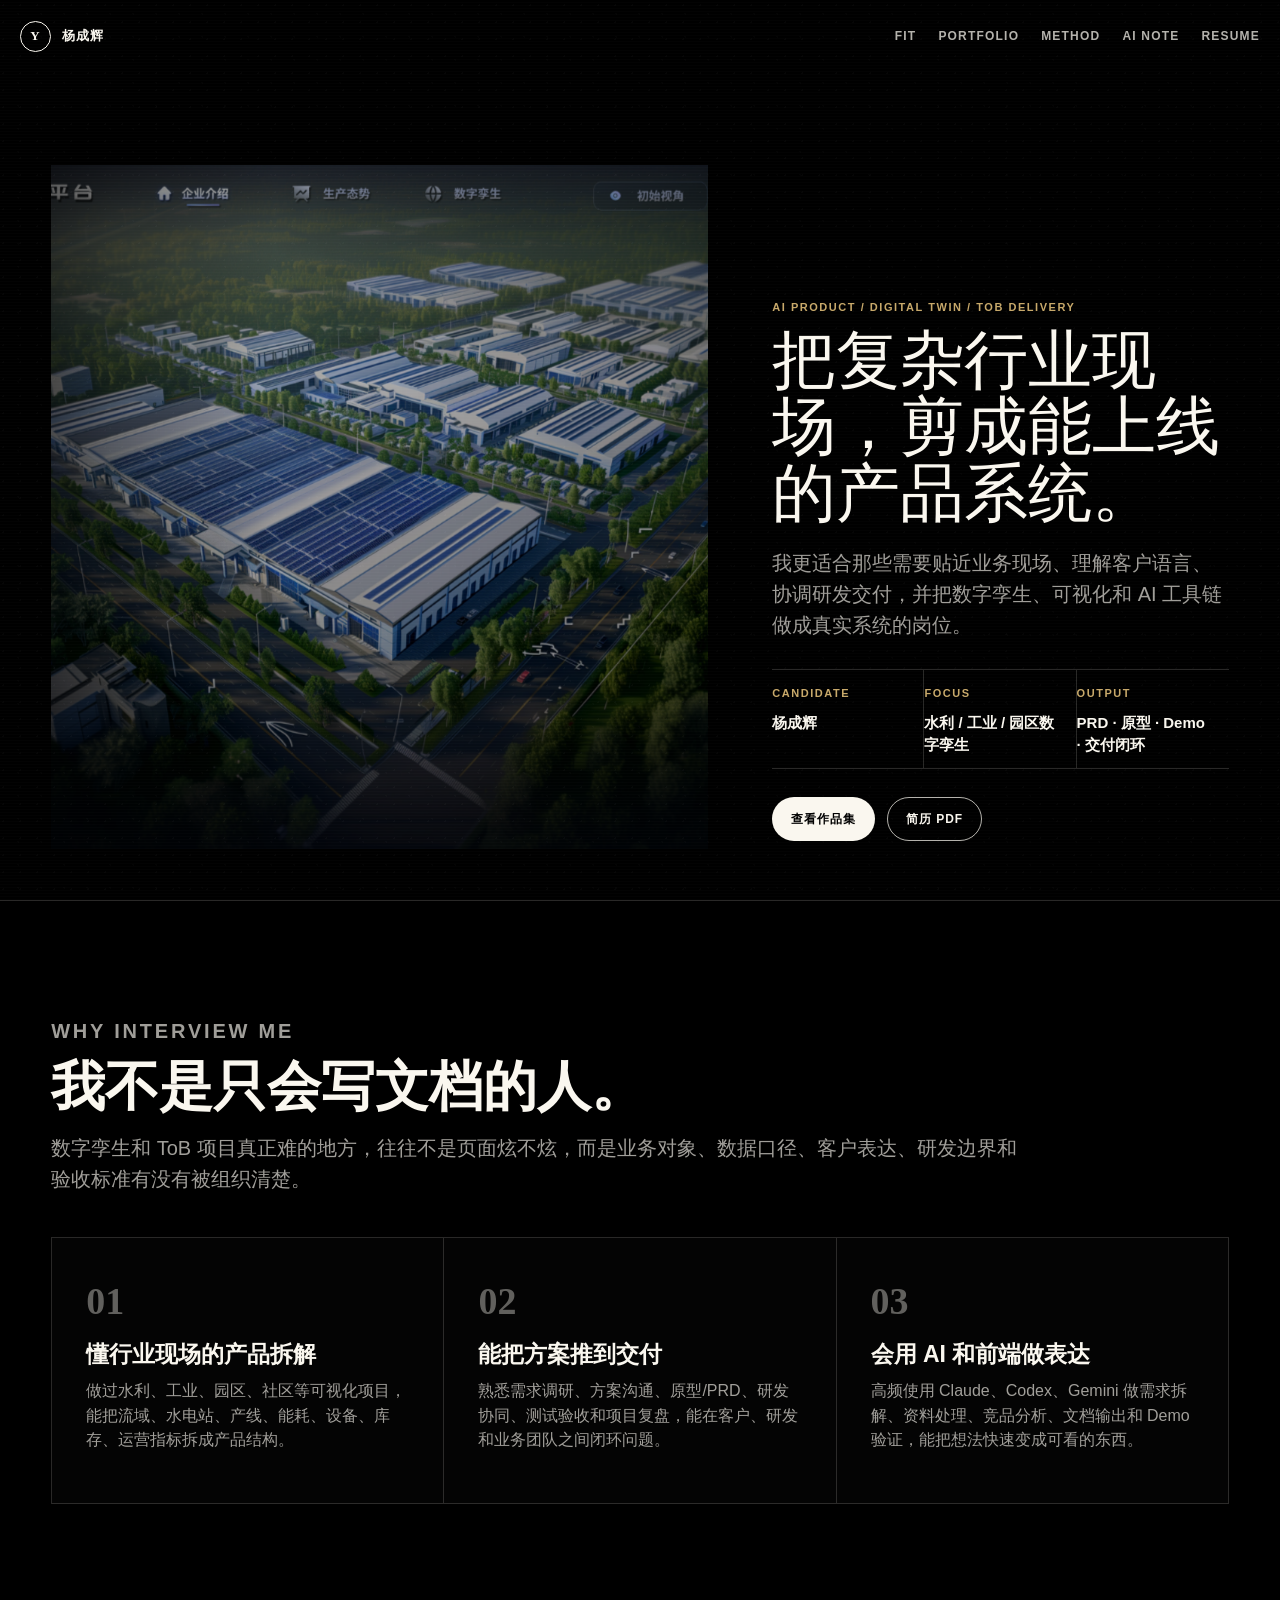
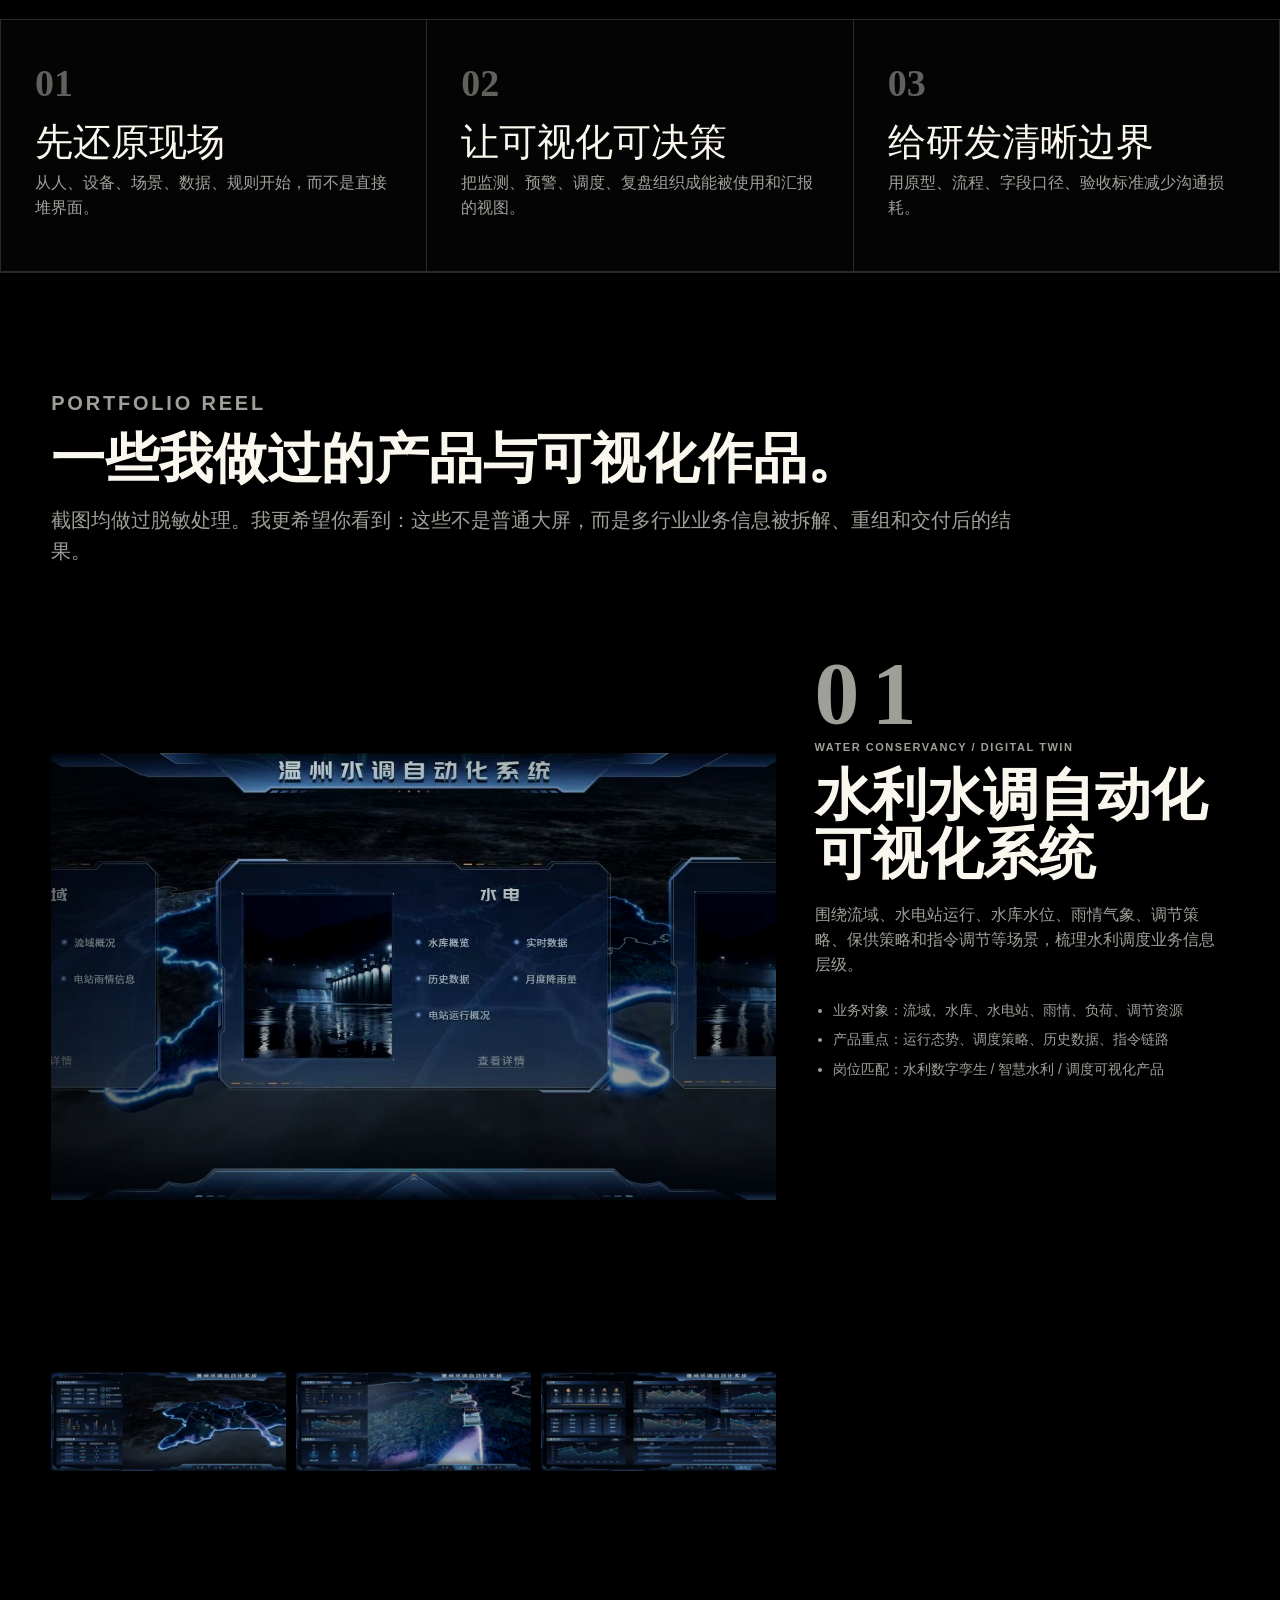
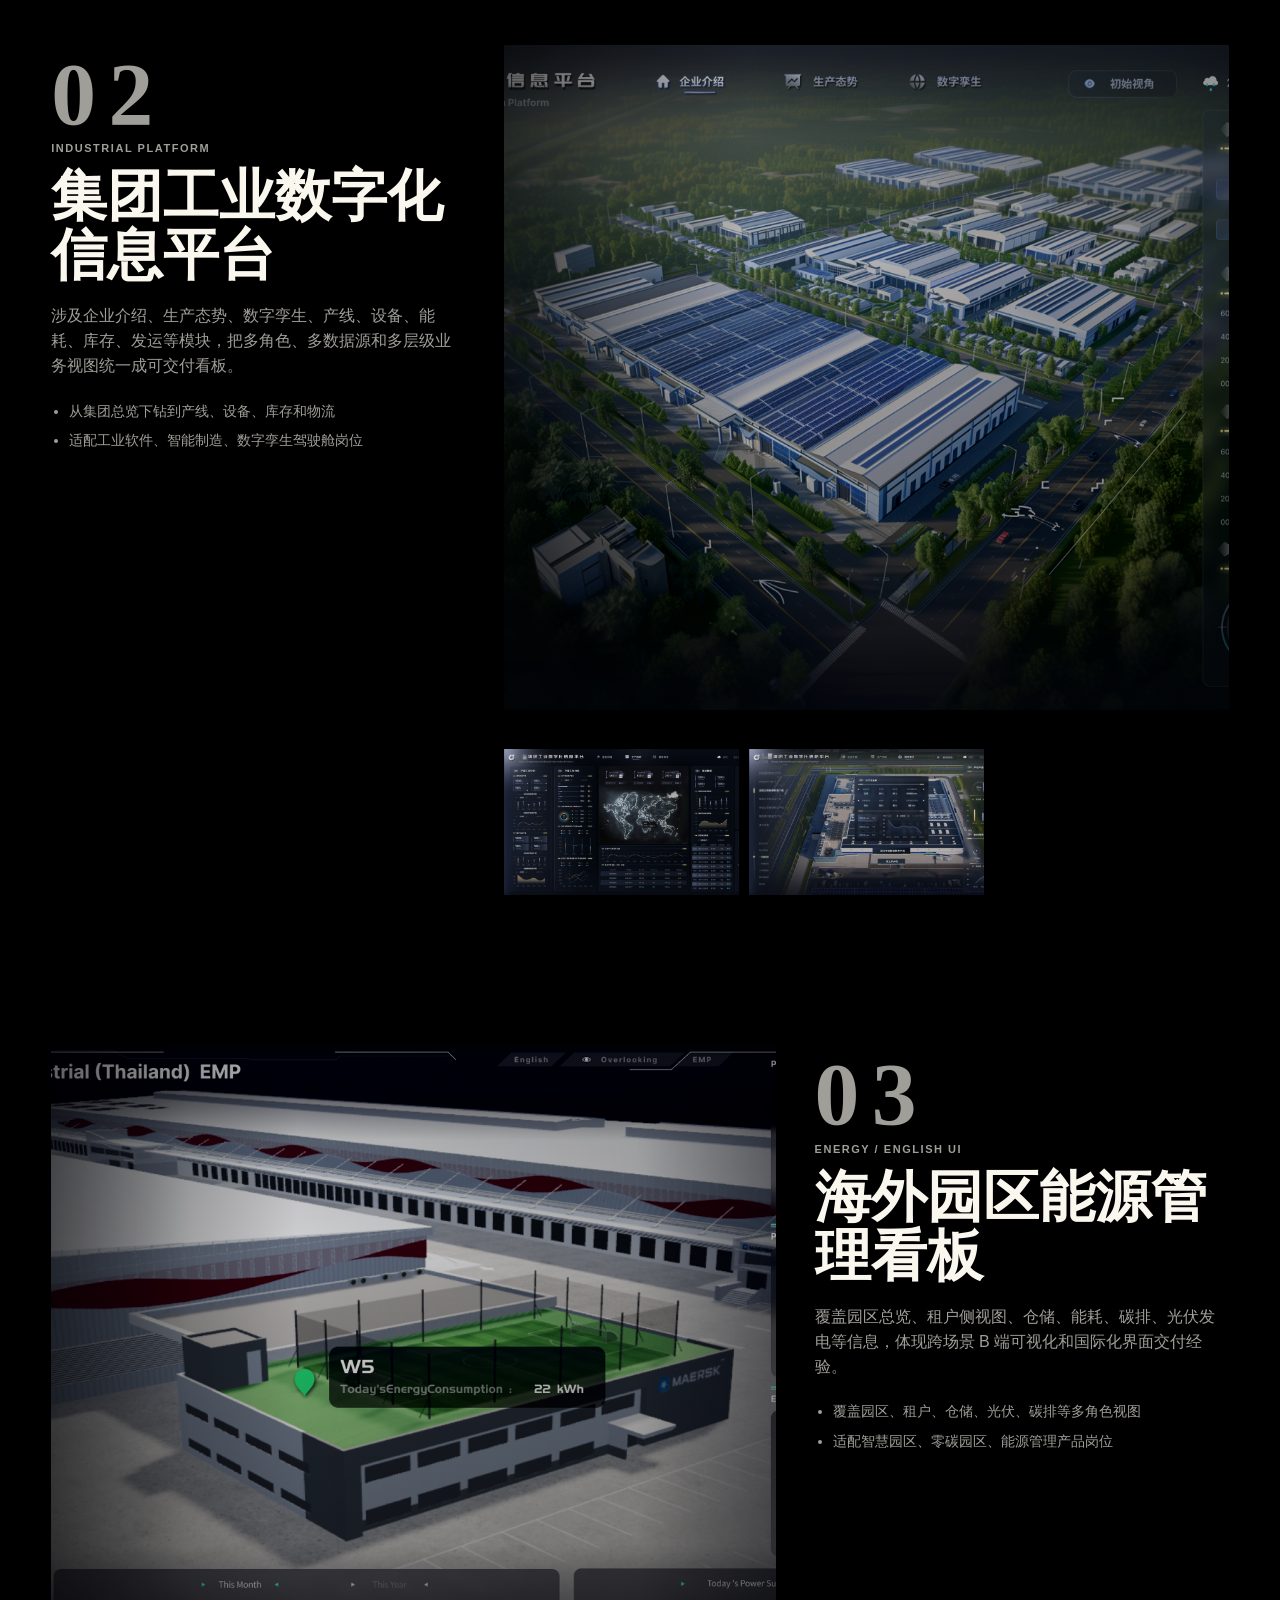
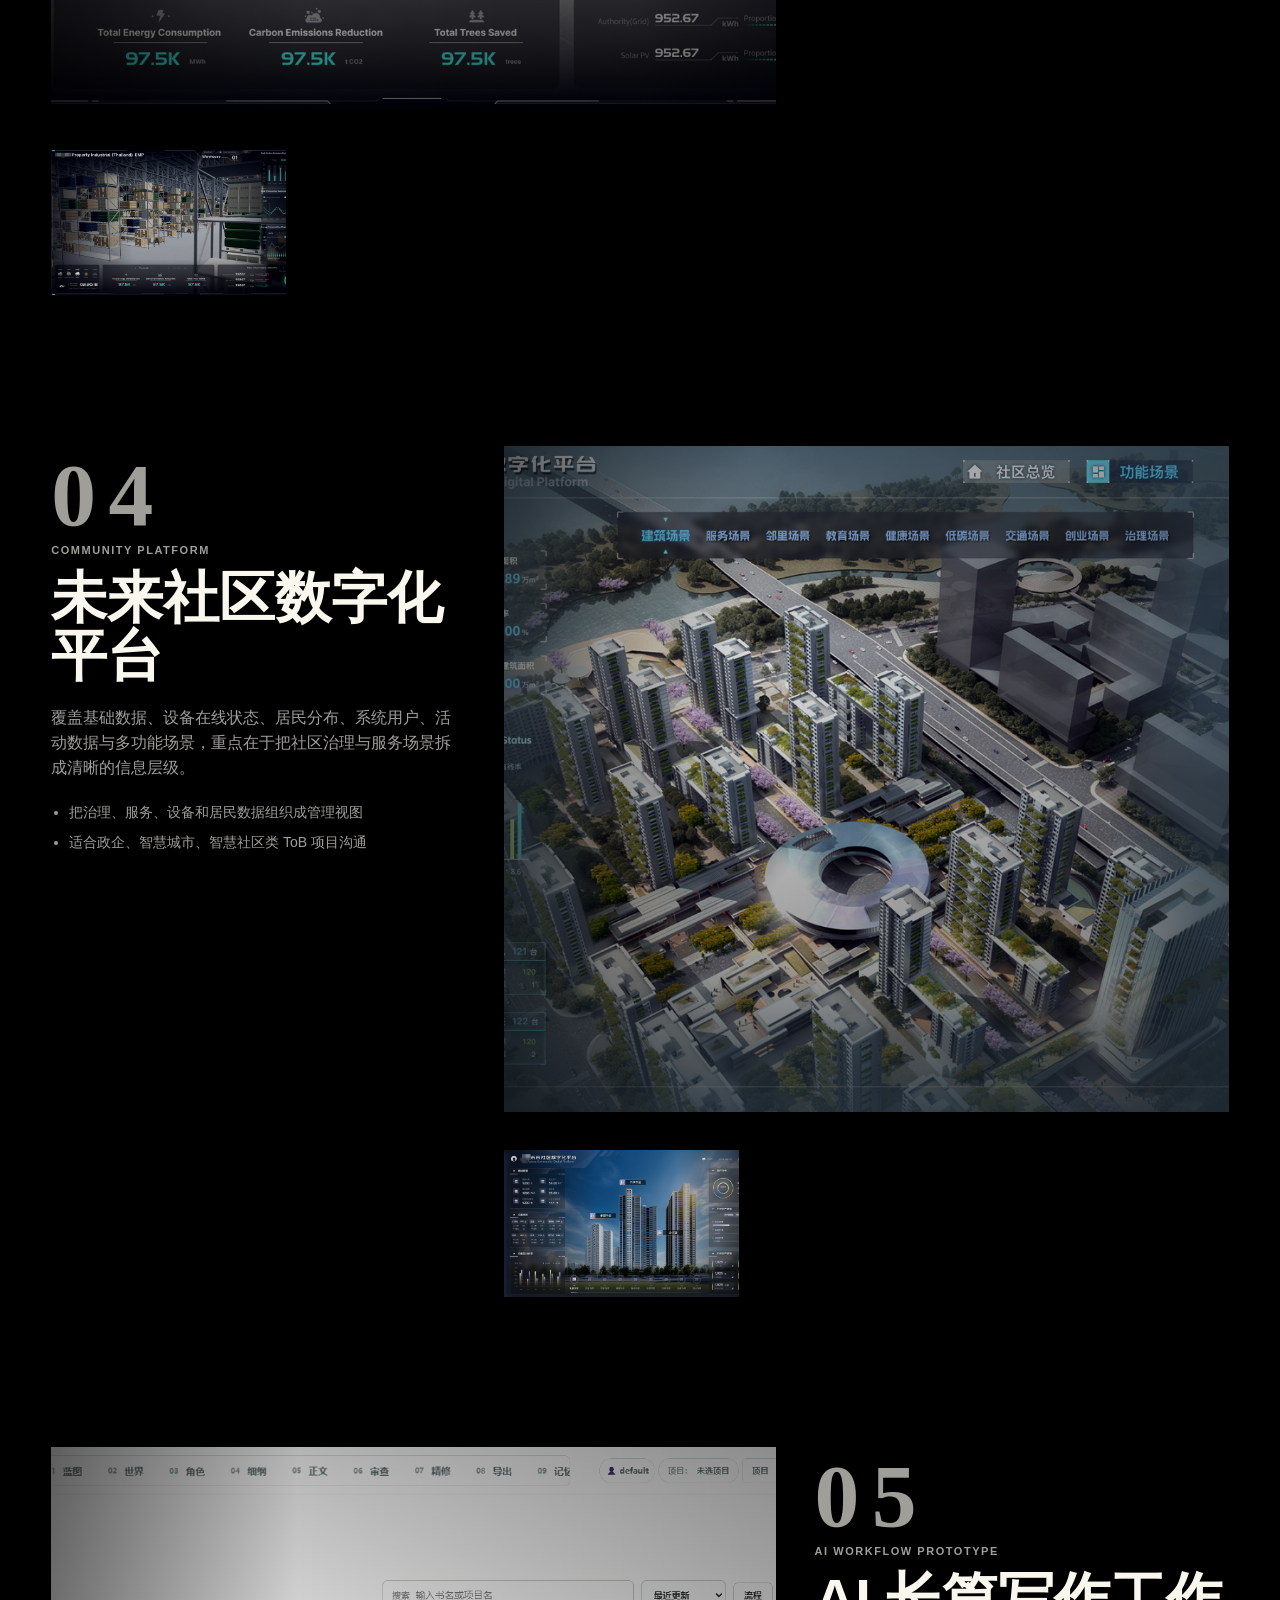
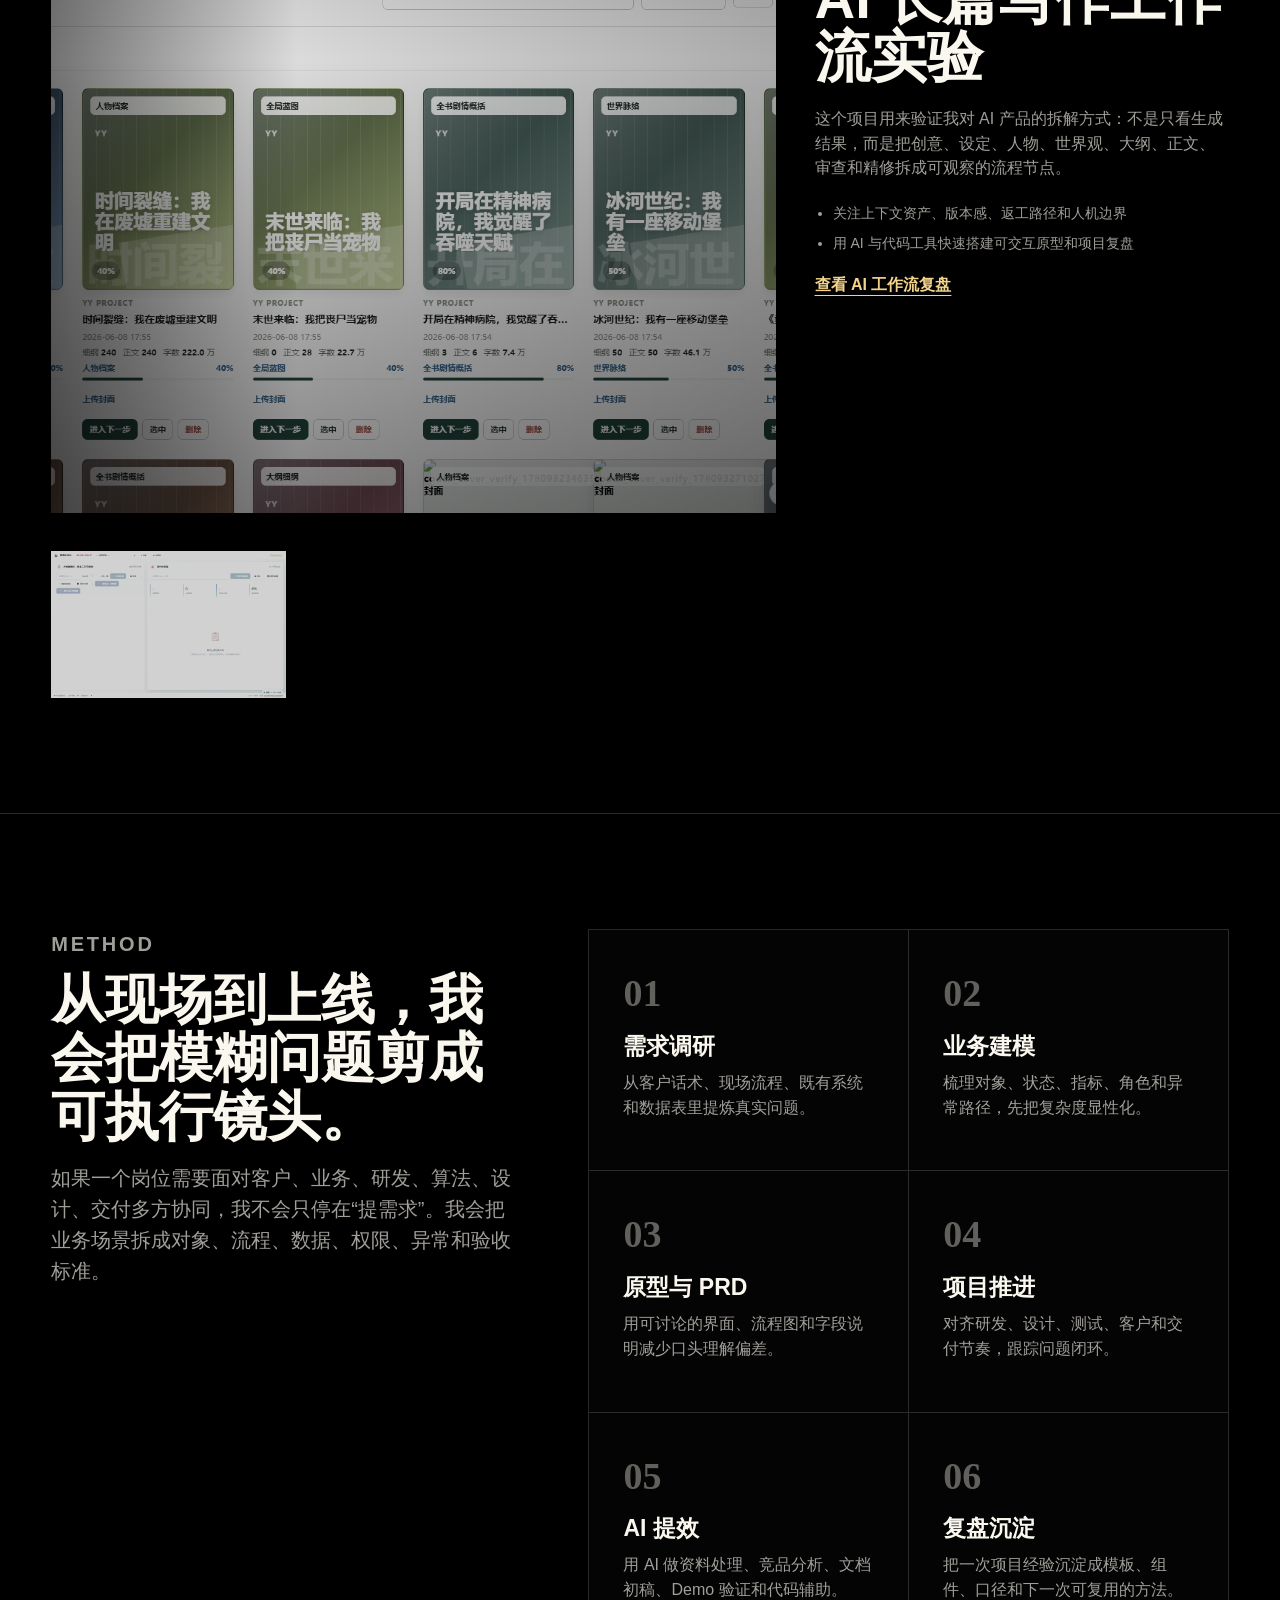
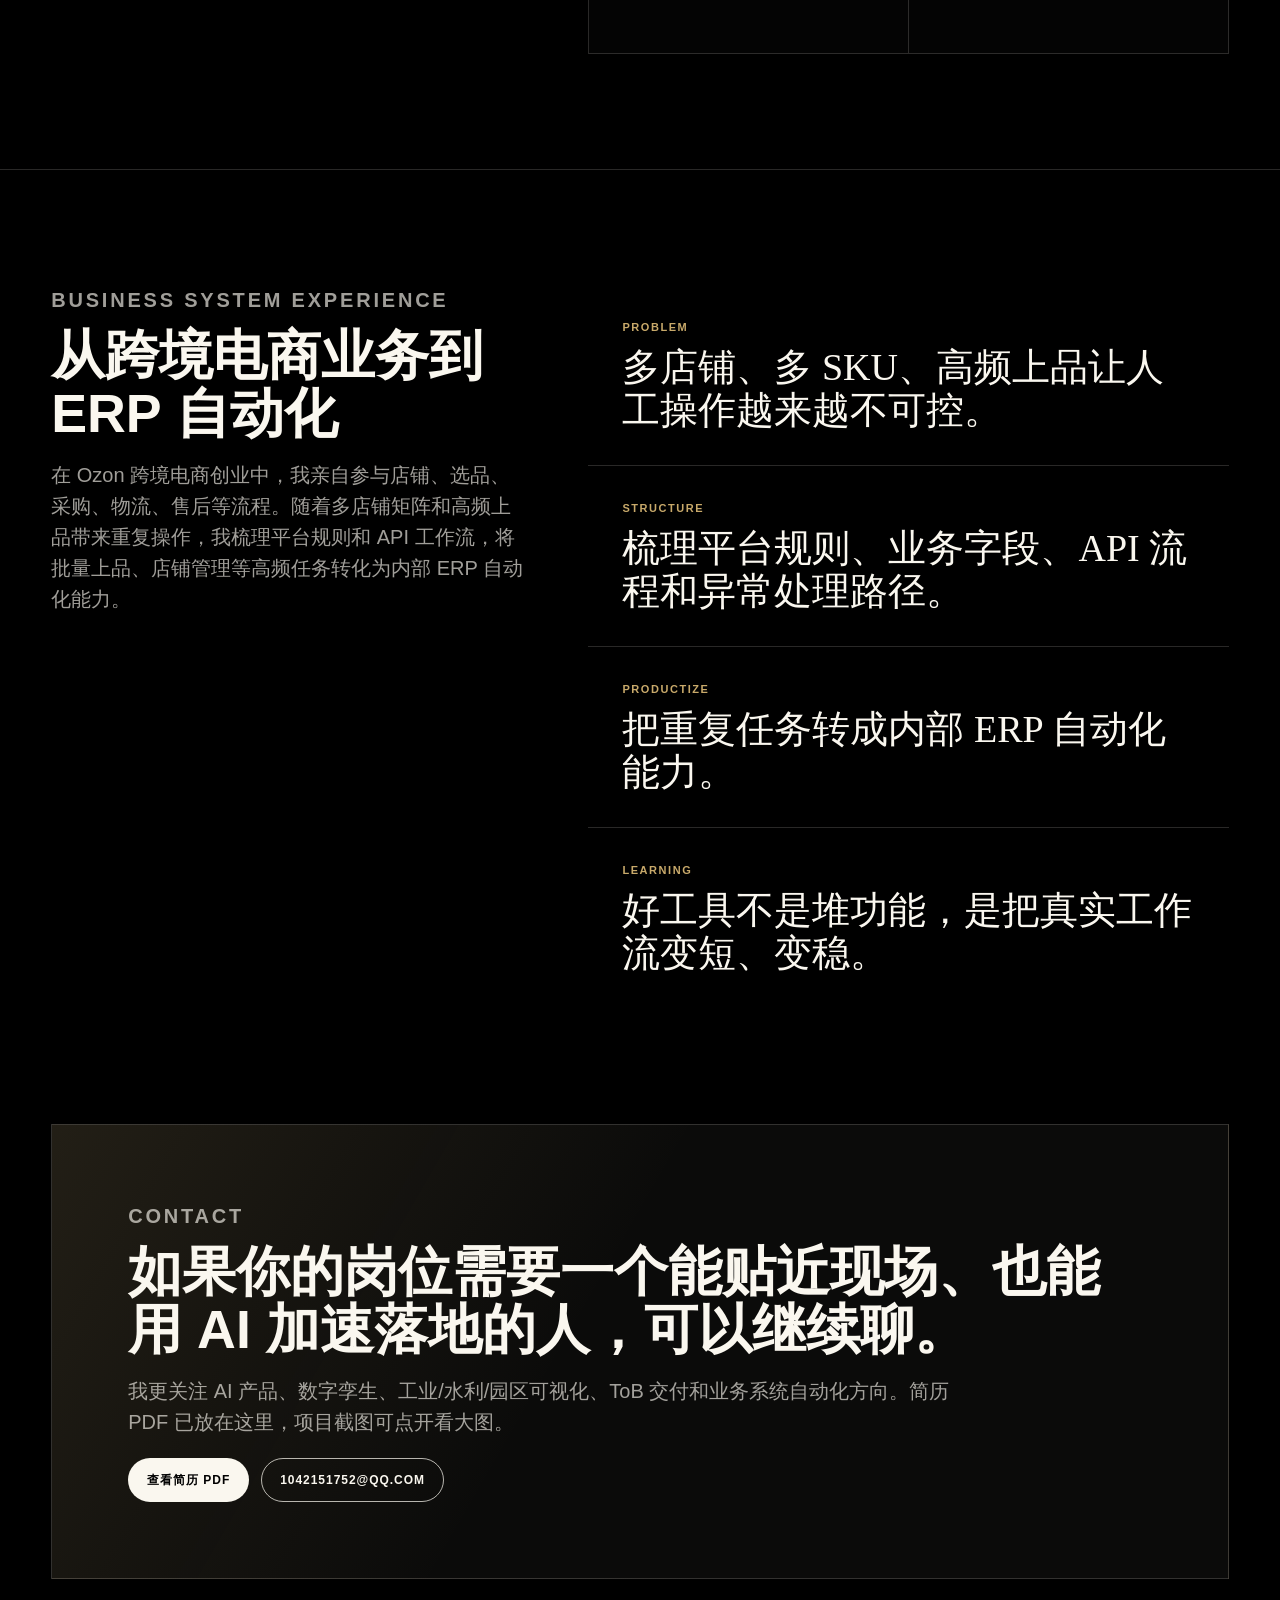
<file: index.html>
<!doctype html>
<html lang="zh-CN">
  <head>
    <meta charset="utf-8" />
    <meta name="viewport" content="width=device-width, initial-scale=1" />
    <title>杨成辉 | AI 产品经理 / 数字孪生项目作品集</title>
    <meta
      name="description"
      content="杨成辉的求职作品页：AI 产品经理、数字孪生、工业/水利可视化、ToB 项目交付、ERP 自动化与 AI 工作流实践。"
    />
    <meta name="color-scheme" content="dark" />
    <link rel="stylesheet" href="styles.css" />
  </head>
  <body>
    <header class="site-header">
      <nav class="nav" aria-label="Primary navigation">
        <a class="brand" href="#top" aria-label="回到顶部">
          <span class="brand-mark">Y</span>
          <span>杨成辉</span>
        </a>
        <div class="nav-links">
          <a href="#fit">Fit</a>
          <a href="#cases">Portfolio</a>
          <a href="#method">Method</a>
          <a href="ai-writing-workflow.html">AI Note</a>
          <a href="assets/yang-chenghui-ai-product-manager.pdf">Resume</a>
        </div>
      </nav>
    </header>

    <main id="top">
      <section class="hero cinematic-hero">
        <div class="hero-still">
          <a class="image-link" href="assets/industrial-intro.png" data-lightbox aria-label="查看工业数字孪生全景大图">
            <img src="assets/industrial-intro.png" alt="Industrial digital twin portfolio cover still" />
          </a>
        </div>
        <div class="hero-copy">
          <p class="eyebrow">AI Product / Digital Twin / ToB Delivery</p>
          <h1>把复杂行业现场，剪成能上线的产品系统。</h1>
          <p class="hero-cn">
            我更适合那些需要贴近业务现场、理解客户语言、协调研发交付，并把数字孪生、可视化和 AI 工具链做成真实系统的岗位。
          </p>
          <div class="film-meta" aria-label="Candidate metadata">
            <div>
              <span>Candidate</span>
              <strong>杨成辉</strong>
            </div>
            <div>
              <span>Focus</span>
              <strong>水利 / 工业 / 园区数字孪生</strong>
            </div>
            <div>
              <span>Output</span>
              <strong>PRD · 原型 · Demo · 交付闭环</strong>
            </div>
          </div>
          <div class="hero-actions" aria-label="Profile actions">
            <a class="button primary" href="#cases">查看作品集</a>
            <a class="button secondary" href="assets/yang-chenghui-ai-product-manager.pdf">简历 PDF</a>
          </div>
        </div>
      </section>

      <section class="section fit-section" id="fit">
        <div class="section-heading">
          <p class="eyebrow">Why interview me</p>
          <h2>我不是只会写文档的人。</h2>
          <p>
            数字孪生和 ToB 项目真正难的地方，往往不是页面炫不炫，而是业务对象、数据口径、客户表达、研发边界和验收标准有没有被组织清楚。
          </p>
        </div>

        <div class="fit-grid">
          <article class="fit-item">
            <span>01</span>
            <h3>懂行业现场的产品拆解</h3>
            <p>做过水利、工业、园区、社区等可视化项目，能把流域、水电站、产线、能耗、设备、库存、运营指标拆成产品结构。</p>
          </article>
          <article class="fit-item">
            <span>02</span>
            <h3>能把方案推到交付</h3>
            <p>熟悉需求调研、方案沟通、原型/PRD、研发协同、测试验收和项目复盘，能在客户、研发和业务团队之间闭环问题。</p>
          </article>
          <article class="fit-item">
            <span>03</span>
            <h3>会用 AI 和前端做表达</h3>
            <p>高频使用 Claude、Codex、Gemini 做需求拆解、资料处理、竞品分析、文档输出和 Demo 验证，能把想法快速变成可看的东西。</p>
          </article>
        </div>
      </section>

      <section class="section proof-strip" aria-label="Capability proof">
        <div>
          <span>01</span>
          <strong>先还原现场</strong>
          <p>从人、设备、场景、数据、规则开始，而不是直接堆界面。</p>
        </div>
        <div>
          <span>02</span>
          <strong>让可视化可决策</strong>
          <p>把监测、预警、调度、复盘组织成能被使用和汇报的视图。</p>
        </div>
        <div>
          <span>03</span>
          <strong>给研发清晰边界</strong>
          <p>用原型、流程、字段口径、验收标准减少沟通损耗。</p>
        </div>
      </section>

      <section class="section" id="cases">
        <div class="section-heading reel-heading">
          <p class="eyebrow">Portfolio reel</p>
          <h2>一些我做过的产品与可视化作品。</h2>
          <p>
            截图均做过脱敏处理。我更希望你看到：这些不是普通大屏，而是多行业业务信息被拆解、重组和交付后的结果。
          </p>
        </div>

        <div class="case-list">
          <article class="case featured-case">
            <div class="case-still">
              <a class="image-link" href="assets/water-dispatch-overview.jpg" data-lightbox aria-label="查看水调自动化系统模块总览大图">
                <img src="assets/water-dispatch-overview.jpg" alt="Water dispatch automation system module overview" />
              </a>
            </div>
            <div class="case-copy">
              <p class="case-number">01</p>
              <p class="case-kicker">Water Conservancy / Digital Twin</p>
              <h3>水利水调自动化可视化系统</h3>
              <p>
                围绕流域、水电站运行、水库水位、雨情气象、调节策略、保供策略和指令调节等场景，梳理水利调度业务信息层级。
              </p>
              <ul class="case-points">
                <li>业务对象：流域、水库、水电站、雨情、负荷、调节资源</li>
                <li>产品重点：运行态势、调度策略、历史数据、指令链路</li>
                <li>岗位匹配：水利数字孪生 / 智慧水利 / 调度可视化产品</li>
              </ul>
            </div>
            <div class="case-gallery">
              <a class="image-link" href="assets/water-dispatch-basin.jpg" data-lightbox aria-label="查看流域态势与水库水位看板大图">
                <img src="assets/water-dispatch-basin.jpg" alt="Water dispatch basin overview dashboard" />
              </a>
              <a class="image-link" href="assets/water-dispatch-hydropower.jpg" data-lightbox aria-label="查看水电站运行与水库监测看板大图">
                <img src="assets/water-dispatch-hydropower.jpg" alt="Hydropower station operation and reservoir dashboard" />
              </a>
              <a class="image-link" href="assets/water-dispatch-strategy.jpg" data-lightbox aria-label="查看水调策略与保供策略看板大图">
                <img src="assets/water-dispatch-strategy.jpg" alt="Water dispatch regulation and supply strategy dashboard" />
              </a>
            </div>
          </article>

          <article class="case">
            <div class="case-still">
              <a class="image-link" href="assets/industrial-intro.png" data-lightbox aria-label="查看工业数字化平台总览大图">
                <img src="assets/industrial-intro.png" alt="Industrial digital platform overview" />
              </a>
            </div>
            <div class="case-copy">
              <p class="case-number">02</p>
              <p class="case-kicker">Industrial Platform</p>
              <h3>集团工业数字化信息平台</h3>
              <p>
                涉及企业介绍、生产态势、数字孪生、产线、设备、能耗、库存、发运等模块，把多角色、多数据源和多层级业务视图统一成可交付看板。
              </p>
              <ul class="case-points">
                <li>从集团总览下钻到产线、设备、库存和物流</li>
                <li>适配工业软件、智能制造、数字孪生驾驶舱岗位</li>
              </ul>
            </div>
            <div class="case-gallery">
              <a class="image-link" href="assets/industrial-production.png" data-lightbox aria-label="查看工业生产看板大图">
                <img src="assets/industrial-production.png" alt="Industrial production dashboard" />
              </a>
              <a class="image-link" href="assets/industrial-line.png" data-lightbox aria-label="查看工业产线看板大图">
                <img src="assets/industrial-line.png" alt="Industrial digital twin line dashboard" />
              </a>
            </div>
          </article>

          <article class="case">
            <div class="case-still">
              <a class="image-link" href="assets/energy-overall.png" data-lightbox aria-label="查看能源管理总览大图">
                <img src="assets/energy-overall.png" alt="Property industrial Thailand EMP overview dashboard" />
              </a>
            </div>
            <div class="case-copy">
              <p class="case-number">03</p>
              <p class="case-kicker">Energy / English UI</p>
              <h3>海外园区能源管理看板</h3>
              <p>
                覆盖园区总览、租户侧视图、仓储、能耗、碳排、光伏发电等信息，体现跨场景 B 端可视化和国际化界面交付经验。
              </p>
              <ul class="case-points">
                <li>覆盖园区、租户、仓储、光伏、碳排等多角色视图</li>
                <li>适配智慧园区、零碳园区、能源管理产品岗位</li>
              </ul>
            </div>
            <div class="case-gallery">
              <a class="image-link" href="assets/energy-tenant.png" data-lightbox aria-label="查看租户能源看板大图">
                <img src="assets/energy-tenant.png" alt="Tenant dashboard user side for warehouse energy management" />
              </a>
            </div>
          </article>

          <article class="case">
            <div class="case-still">
              <a class="image-link" href="assets/community-main.png" data-lightbox aria-label="查看未来社区主看板大图">
                <img src="assets/community-main.png" alt="Future community main dashboard" />
              </a>
            </div>
            <div class="case-copy">
              <p class="case-number">04</p>
              <p class="case-kicker">Community Platform</p>
              <h3>未来社区数字化平台</h3>
              <p>
                覆盖基础数据、设备在线状态、居民分布、系统用户、活动数据与多功能场景，重点在于把社区治理与服务场景拆成清晰的信息层级。
              </p>
              <ul class="case-points">
                <li>把治理、服务、设备和居民数据组织成管理视图</li>
                <li>适合政企、智慧城市、智慧社区类 ToB 项目沟通</li>
              </ul>
            </div>
            <div class="case-gallery">
              <a class="image-link" href="assets/community-detail.png" data-lightbox aria-label="查看未来社区详情看板大图">
                <img src="assets/community-detail.png" alt="Future community detail dashboard" />
              </a>
            </div>
          </article>

          <article class="case">
            <div class="case-still">
              <a class="image-link" href="assets/ai-writing-module-console.png" data-lightbox aria-label="查看 AI 写作总控台大图">
                <img src="assets/ai-writing-module-console.png" alt="AI writing system main console" />
              </a>
            </div>
            <div class="case-copy">
              <p class="case-number">05</p>
              <p class="case-kicker">AI Workflow Prototype</p>
              <h3>AI 长篇写作工作流实验</h3>
              <p>
                这个项目用来验证我对 AI 产品的拆解方式：不是只看生成结果，而是把创意、设定、人物、世界观、大纲、正文、审查和精修拆成可观察的流程节点。
              </p>
              <ul class="case-points">
                <li>关注上下文资产、版本感、返工路径和人机边界</li>
                <li>用 AI 与代码工具快速搭建可交互原型和项目复盘</li>
              </ul>
              <a class="text-link" href="ai-writing-workflow.html">查看 AI 工作流复盘</a>
            </div>
            <div class="case-gallery">
              <a class="image-link" href="assets/ai-writing-module-outline.png" data-lightbox aria-label="查看 AI 写作细纲模块大图">
                <img src="assets/ai-writing-module-outline.png" alt="AI writing outline module" />
              </a>
            </div>
          </article>
        </div>
      </section>

      <section class="section method-section" id="method">
        <div class="method-copy">
          <p class="eyebrow">Method</p>
          <h2>从现场到上线，我会把模糊问题剪成可执行镜头。</h2>
          <p>
            如果一个岗位需要面对客户、业务、研发、算法、设计、交付多方协同，我不会只停在“提需求”。我会把业务场景拆成对象、流程、数据、权限、异常和验收标准。
          </p>
        </div>
        <div class="method-grid">
          <article><span>01</span><h3>需求调研</h3><p>从客户话术、现场流程、既有系统和数据表里提炼真实问题。</p></article>
          <article><span>02</span><h3>业务建模</h3><p>梳理对象、状态、指标、角色和异常路径，先把复杂度显性化。</p></article>
          <article><span>03</span><h3>原型与 PRD</h3><p>用可讨论的界面、流程图和字段说明减少口头理解偏差。</p></article>
          <article><span>04</span><h3>项目推进</h3><p>对齐研发、设计、测试、客户和交付节奏，跟踪问题闭环。</p></article>
          <article><span>05</span><h3>AI 提效</h3><p>用 AI 做资料处理、竞品分析、文档初稿、Demo 验证和代码辅助。</p></article>
          <article><span>06</span><h3>复盘沉淀</h3><p>把一次项目经验沉淀成模板、组件、口径和下一次可复用的方法。</p></article>
        </div>
      </section>

      <section class="section ozon">
        <div class="ozon-copy">
          <p class="eyebrow">Business system experience</p>
          <h2>从跨境电商业务到 ERP 自动化</h2>
          <p>
            在 Ozon 跨境电商创业中，我亲自参与店铺、选品、采购、物流、售后等流程。随着多店铺矩阵和高频上品带来重复操作，我梳理平台规则和 API 工作流，将批量上品、店铺管理等高频任务转化为内部 ERP 自动化能力。
          </p>
        </div>
        <div class="timeline">
          <div><span>Problem</span><strong>多店铺、多 SKU、高频上品让人工操作越来越不可控。</strong></div>
          <div><span>Structure</span><strong>梳理平台规则、业务字段、API 流程和异常处理路径。</strong></div>
          <div><span>Productize</span><strong>把重复任务转成内部 ERP 自动化能力。</strong></div>
          <div><span>Learning</span><strong>好工具不是堆功能，是把真实工作流变短、变稳。</strong></div>
        </div>
      </section>

      <section class="closing">
        <p class="eyebrow">Contact</p>
        <h2>如果你的岗位需要一个能贴近现场、也能用 AI 加速落地的人，可以继续聊。</h2>
        <p>
          我更关注 AI 产品、数字孪生、工业/水利/园区可视化、ToB 交付和业务系统自动化方向。简历 PDF 已放在这里，项目截图可点开看大图。
        </p>
        <div class="hero-actions">
          <a class="button primary" href="assets/yang-chenghui-ai-product-manager.pdf">查看简历 PDF</a>
          <a class="button secondary" href="mailto:1042151752@qq.com">1042151752@qq.com</a>
        </div>
      </section>
    </main>

    <div class="lightbox" id="imageLightbox" aria-hidden="true" role="dialog" aria-label="图片预览">
      <button class="lightbox-close" type="button" aria-label="关闭图片预览">×</button>
      <img class="lightbox-image" alt="" />
    </div>
    <script>
      (function () {
        var lightbox = document.getElementById("imageLightbox");
        if (!lightbox) return;
        var image = lightbox.querySelector(".lightbox-image");
        var closeButton = lightbox.querySelector(".lightbox-close");
        var lastActive = null;

        function openLightbox(link) {
          lastActive = document.activeElement;
          image.src = link.getAttribute("href");
          image.alt = (link.querySelector("img") || {}).alt || "图片预览";
          lightbox.classList.add("active");
          lightbox.setAttribute("aria-hidden", "false");
          document.body.classList.add("lightbox-open");
          closeButton.focus();
        }

        function closeLightbox() {
          lightbox.classList.remove("active");
          lightbox.setAttribute("aria-hidden", "true");
          document.body.classList.remove("lightbox-open");
          image.removeAttribute("src");
          if (lastActive && typeof lastActive.focus === "function") lastActive.focus();
        }

        document.querySelectorAll("[data-lightbox]").forEach(function (link) {
          link.addEventListener("click", function (event) {
            event.preventDefault();
            openLightbox(link);
          });
        });

        closeButton.addEventListener("click", closeLightbox);
        lightbox.addEventListener("click", function (event) {
          if (event.target === lightbox) closeLightbox();
        });
        document.addEventListener("keydown", function (event) {
          if (event.key === "Escape" && lightbox.classList.contains("active")) closeLightbox();
        });

        if (!window.matchMedia("(prefers-reduced-motion: reduce)").matches && "IntersectionObserver" in window) {
          var revealItems = document.querySelectorAll(".fit-item, .proof-strip > div, .case, .method-grid article, .timeline div");
          revealItems.forEach(function (item) {
            item.classList.add("reveal-item");
          });

          var observer = new IntersectionObserver(
            function (entries) {
              entries.forEach(function (entry) {
                if (entry.isIntersecting) {
                  entry.target.classList.add("is-visible");
                  observer.unobserve(entry.target);
                }
              });
            },
            { threshold: 0.13 }
          );

          revealItems.forEach(function (item) {
            observer.observe(item);
          });
        }
      })();
    </script>
  </body>
</html>
</file>
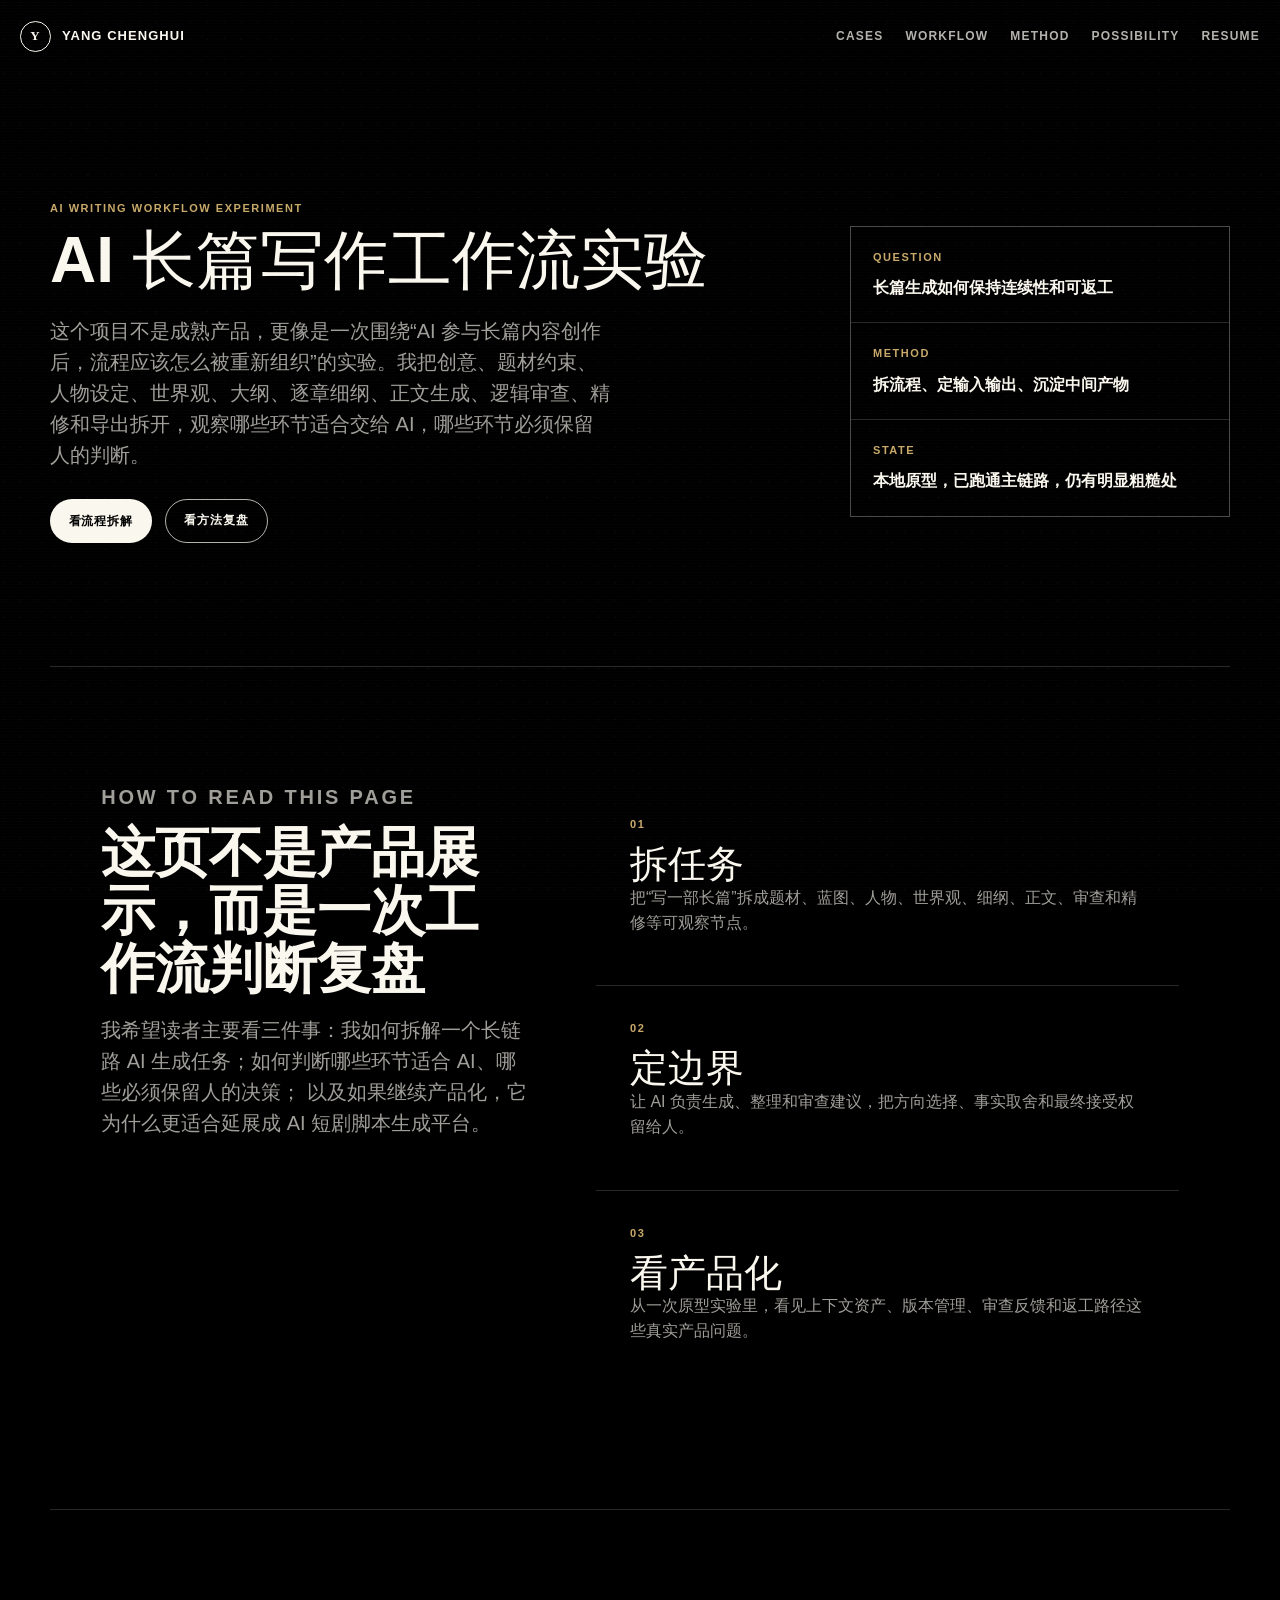
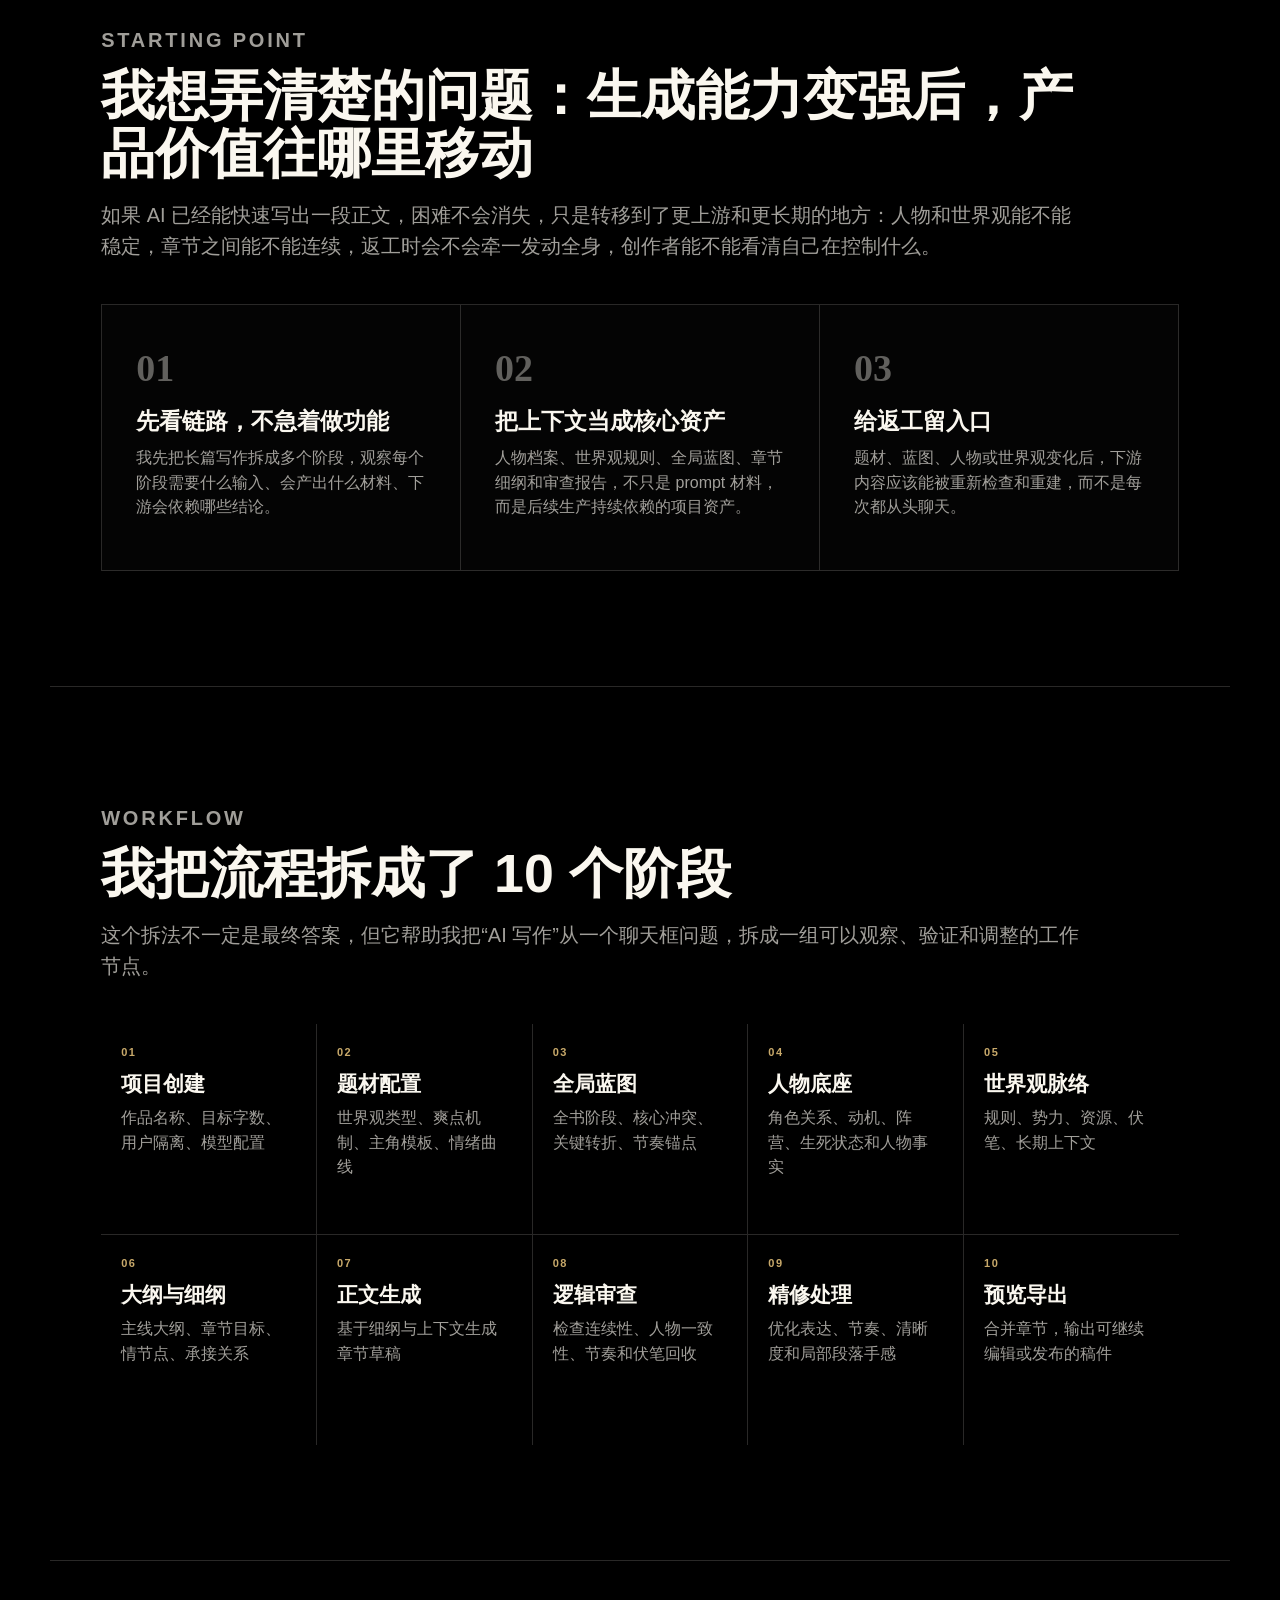
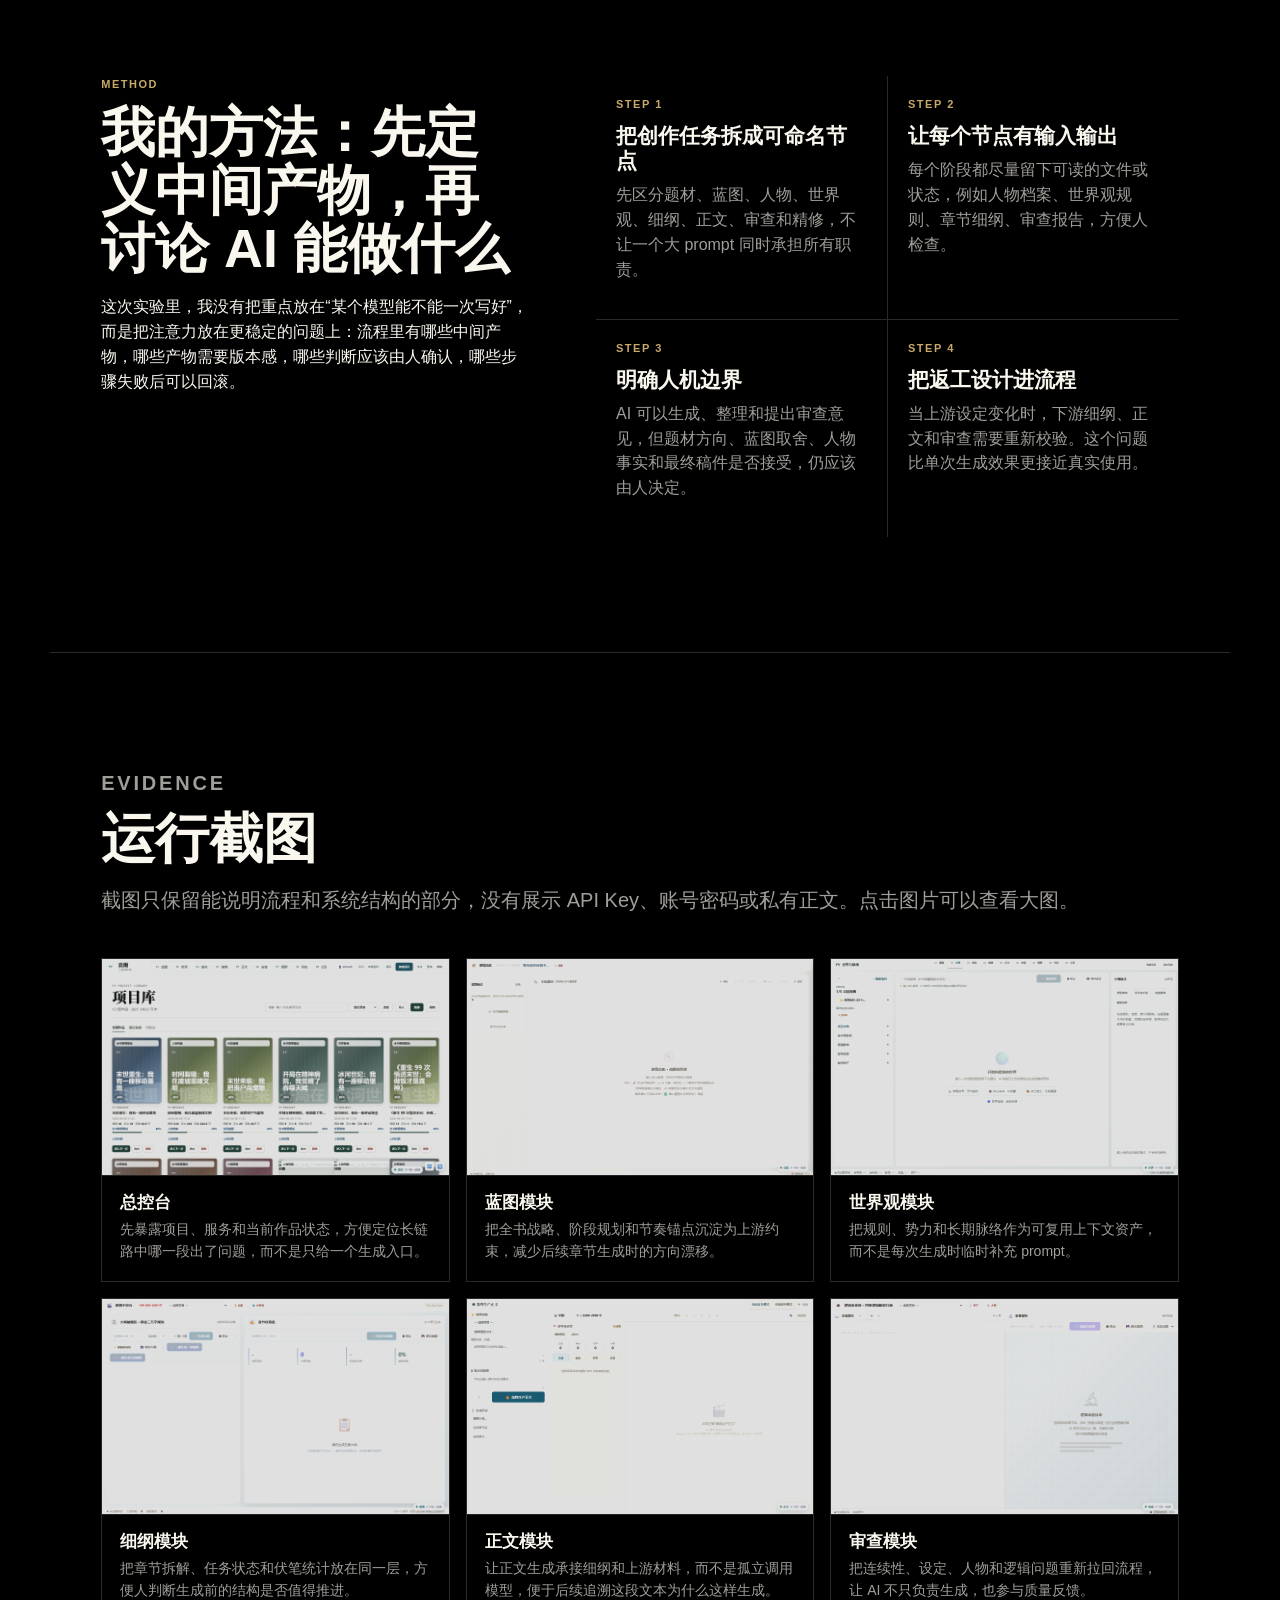
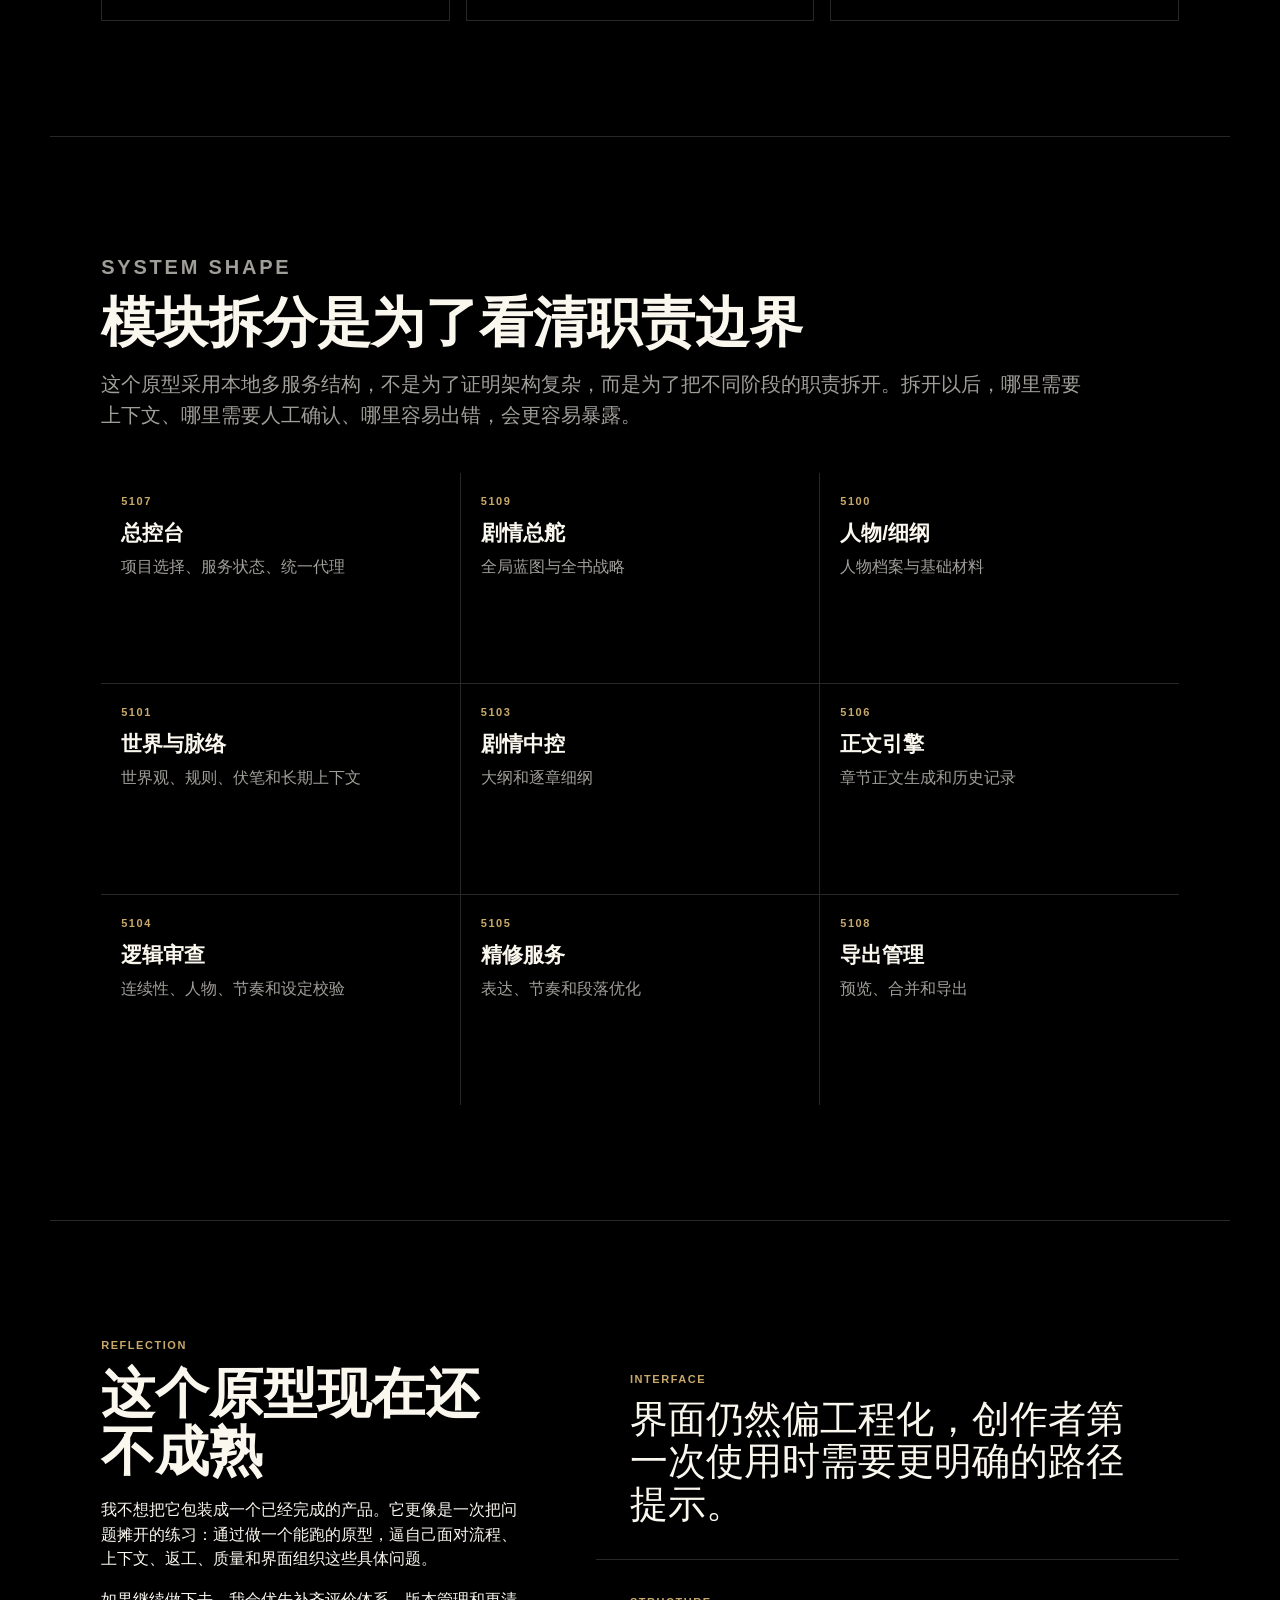
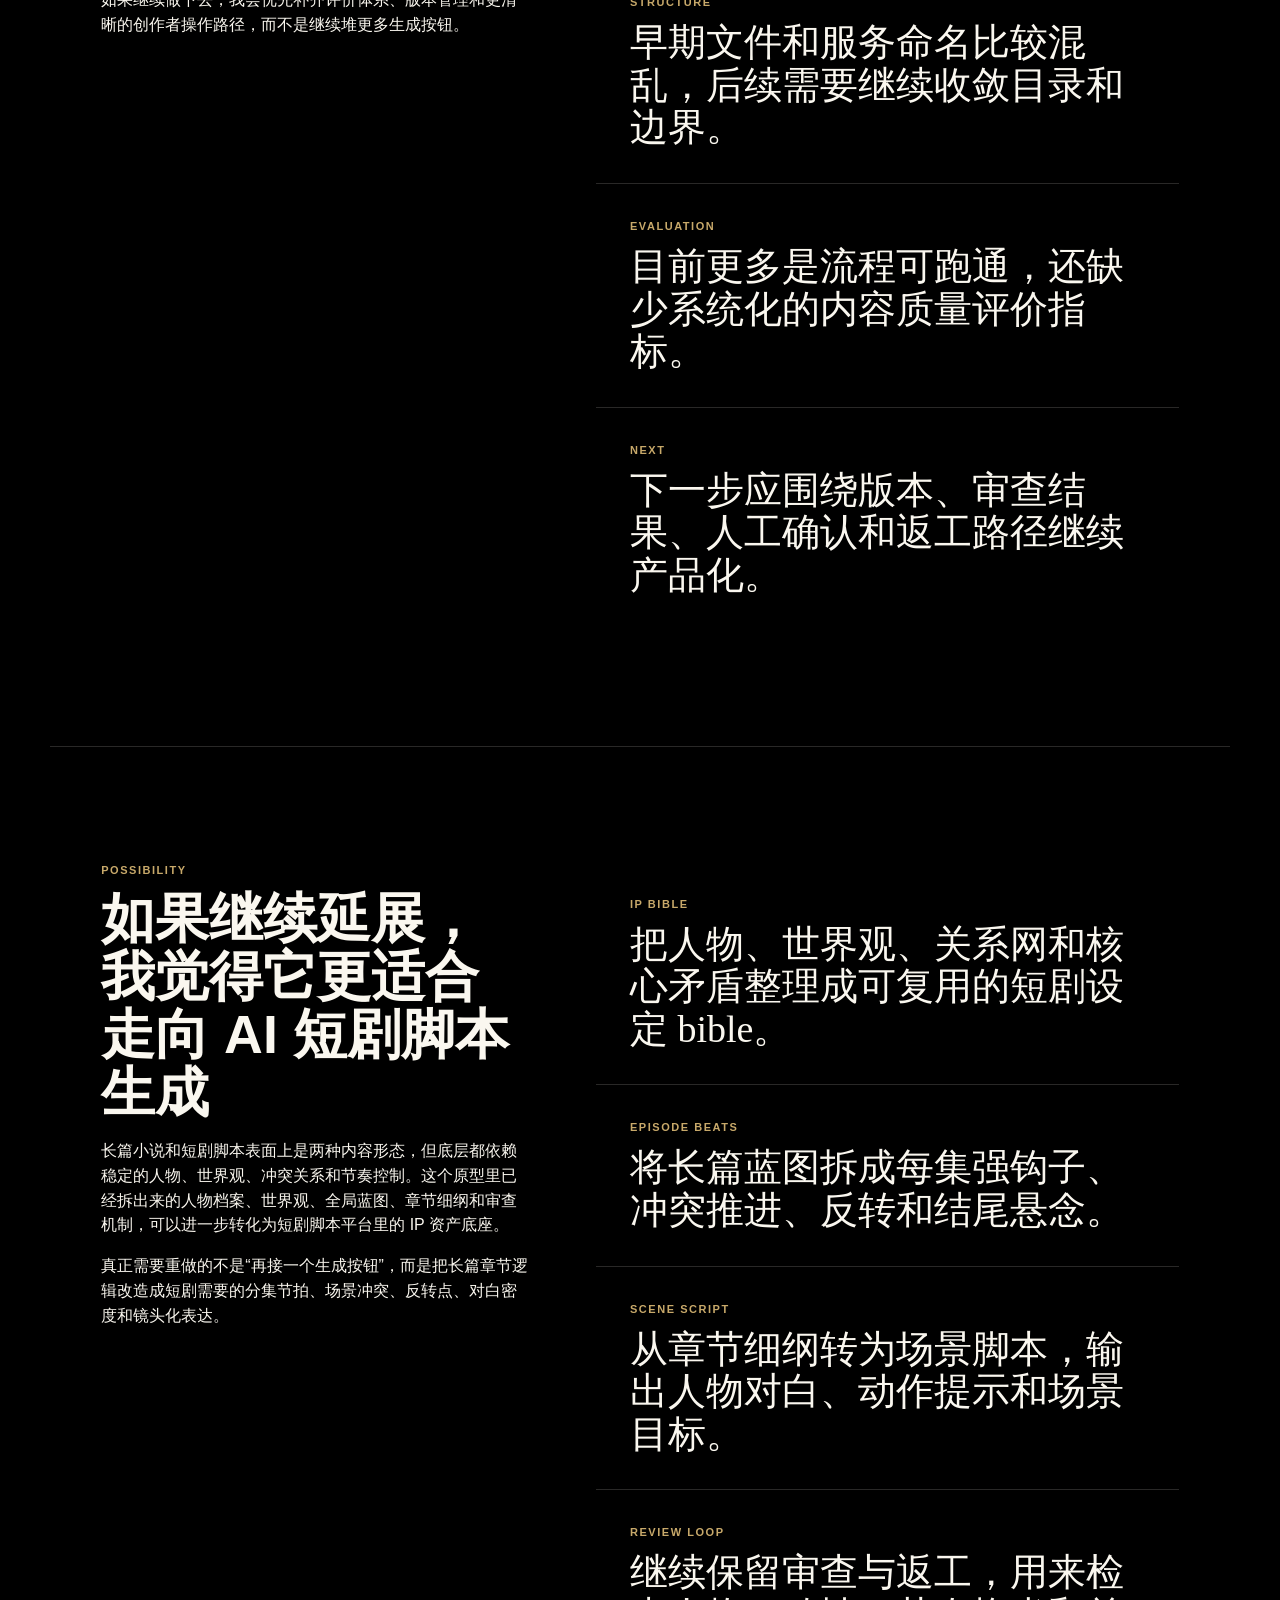
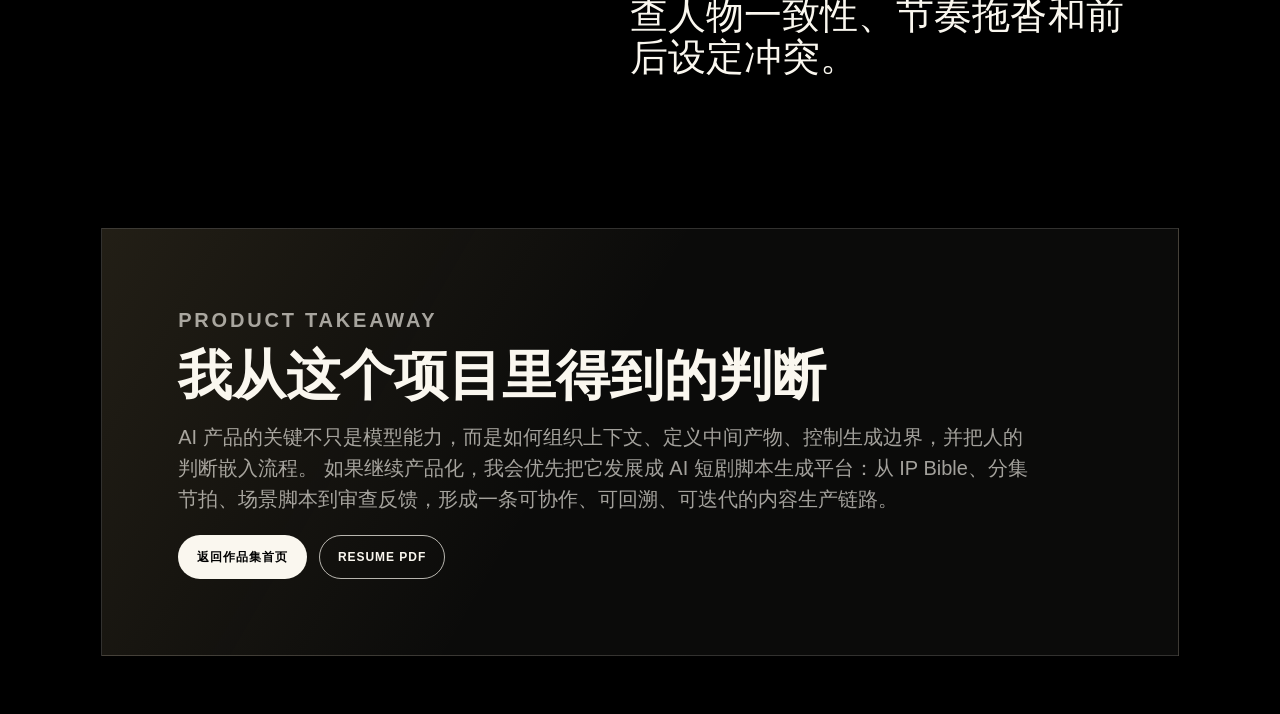
<file: ai-writing-workflow.html>
<!doctype html>
<html lang="zh-CN">
  <head>
    <meta charset="utf-8" />
    <meta name="viewport" content="width=device-width, initial-scale=1" />
    <title>AI 长篇写作工作流实验 | Yang Chenghui</title>
    <meta
      name="description"
      content="一次关于 AI 长篇写作工作流的项目复盘，记录我如何拆解创作流程、上下文管理、人机边界和返工路径。"
    />
    <meta name="color-scheme" content="light" />
    <link rel="stylesheet" href="styles.css" />
  </head>
  <body class="case-page">
    <header class="site-header">
      <nav class="nav" aria-label="Primary navigation">
        <a class="brand" href="index.html" aria-label="Back to home">
          <span class="brand-mark">Y</span>
          <span>Yang Chenghui</span>
        </a>
        <div class="nav-links">
          <a href="index.html#cases">Cases</a>
          <a href="#workflow">Workflow</a>
          <a href="#method">Method</a>
          <a href="#possibility">Possibility</a>
          <a href="assets/yang-chenghui-ai-product-manager.pdf">Resume</a>
        </div>
      </nav>
    </header>

    <main id="top">
      <section class="project-hero">
        <div class="project-hero-copy">
          <p class="eyebrow">AI Writing Workflow Experiment</p>
          <h1>AI 长篇写作工作流实验</h1>
          <p class="hero-cn">
            这个项目不是成熟产品，更像是一次围绕“AI 参与长篇内容创作后，流程应该怎么被重新组织”的实验。我把创意、题材约束、人物设定、世界观、大纲、逐章细纲、正文生成、逻辑审查、精修和导出拆开，观察哪些环节适合交给 AI，哪些环节必须保留人的判断。
          </p>
          <div class="hero-actions" aria-label="Project actions">
            <a class="button primary" href="#workflow">看流程拆解</a>
            <a class="button secondary" href="#method">看方法复盘</a>
          </div>
        </div>
        <aside class="hero-panel" aria-label="Project snapshot">
          <div>
            <span class="panel-label">Question</span>
            <strong>长篇生成如何保持连续性和可返工</strong>
          </div>
          <div>
            <span class="panel-label">Method</span>
            <strong>拆流程、定输入输出、沉淀中间产物</strong>
          </div>
          <div>
            <span class="panel-label">State</span>
            <strong>本地原型，已跑通主链路，仍有明显粗糙处</strong>
          </div>
        </aside>
      </section>

      <section class="section reader-guide">
        <div class="section-heading">
          <p class="eyebrow">How to read this page</p>
          <h2>这页不是产品展示，而是一次工作流判断复盘</h2>
          <p>
            我希望读者主要看三件事：我如何拆解一个长链路 AI 生成任务；如何判断哪些环节适合 AI、哪些必须保留人的决策；
            以及如果继续产品化，它为什么更适合延展成 AI 短剧脚本生成平台。
          </p>
        </div>
        <div class="reader-guide-list" aria-label="Page reading guide">
          <article>
            <span>01</span>
            <strong>拆任务</strong>
            <p>把“写一部长篇”拆成题材、蓝图、人物、世界观、细纲、正文、审查和精修等可观察节点。</p>
          </article>
          <article>
            <span>02</span>
            <strong>定边界</strong>
            <p>让 AI 负责生成、整理和审查建议，把方向选择、事实取舍和最终接受权留给人。</p>
          </article>
          <article>
            <span>03</span>
            <strong>看产品化</strong>
            <p>从一次原型实验里，看见上下文资产、版本管理、审查反馈和返工路径这些真实产品问题。</p>
          </article>
        </div>
      </section>

      <section class="section project-intro">
        <div class="section-heading">
          <p class="eyebrow">Starting Point</p>
          <h2>我想弄清楚的问题：生成能力变强后，产品价值往哪里移动</h2>
          <p>
            如果 AI 已经能快速写出一段正文，困难不会消失，只是转移到了更上游和更长期的地方：人物和世界观能不能稳定，章节之间能不能连续，返工时会不会牵一发动全身，创作者能不能看清自己在控制什么。
          </p>
        </div>
        <div class="fit-grid">
          <article class="fit-item">
            <span>01</span>
            <h3>先看链路，不急着做功能</h3>
            <p>
              我先把长篇写作拆成多个阶段，观察每个阶段需要什么输入、会产出什么材料、下游会依赖哪些结论。
            </p>
          </article>
          <article class="fit-item">
            <span>02</span>
            <h3>把上下文当成核心资产</h3>
            <p>
              人物档案、世界观规则、全局蓝图、章节细纲和审查报告，不只是 prompt 材料，而是后续生产持续依赖的项目资产。
            </p>
          </article>
          <article class="fit-item">
            <span>03</span>
            <h3>给返工留入口</h3>
            <p>
              题材、蓝图、人物或世界观变化后，下游内容应该能被重新检查和重建，而不是每次都从头聊天。
            </p>
          </article>
        </div>
      </section>

      <section class="section workflow-section" id="workflow">
        <div class="section-heading">
          <p class="eyebrow">Workflow</p>
          <h2>我把流程拆成了 10 个阶段</h2>
          <p>
            这个拆法不一定是最终答案，但它帮助我把“AI 写作”从一个聊天框问题，拆成一组可以观察、验证和调整的工作节点。
          </p>
        </div>

        <div class="workflow-map" aria-label="AI writing workflow">
          <div class="flow-node">
            <span>01</span>
            <strong>项目创建</strong>
            <p>作品名称、目标字数、用户隔离、模型配置</p>
          </div>
          <div class="flow-node">
            <span>02</span>
            <strong>题材配置</strong>
            <p>世界观类型、爽点机制、主角模板、情绪曲线</p>
          </div>
          <div class="flow-node">
            <span>03</span>
            <strong>全局蓝图</strong>
            <p>全书阶段、核心冲突、关键转折、节奏锚点</p>
          </div>
          <div class="flow-node">
            <span>04</span>
            <strong>人物底座</strong>
            <p>角色关系、动机、阵营、生死状态和人物事实</p>
          </div>
          <div class="flow-node">
            <span>05</span>
            <strong>世界观脉络</strong>
            <p>规则、势力、资源、伏笔、长期上下文</p>
          </div>
          <div class="flow-node">
            <span>06</span>
            <strong>大纲与细纲</strong>
            <p>主线大纲、章节目标、情节点、承接关系</p>
          </div>
          <div class="flow-node">
            <span>07</span>
            <strong>正文生成</strong>
            <p>基于细纲与上下文生成章节草稿</p>
          </div>
          <div class="flow-node">
            <span>08</span>
            <strong>逻辑审查</strong>
            <p>检查连续性、人物一致性、节奏和伏笔回收</p>
          </div>
          <div class="flow-node">
            <span>09</span>
            <strong>精修处理</strong>
            <p>优化表达、节奏、清晰度和局部段落手感</p>
          </div>
          <div class="flow-node">
            <span>10</span>
            <strong>预览导出</strong>
            <p>合并章节，输出可继续编辑或发布的稿件</p>
          </div>
        </div>
      </section>

      <section class="section product-section" id="method">
        <div class="signal-copy">
          <p class="eyebrow">Method</p>
          <h2>我的方法：先定义中间产物，再讨论 AI 能做什么</h2>
          <p>
            这次实验里，我没有把重点放在“某个模型能不能一次写好”，而是把注意力放在更稳定的问题上：流程里有哪些中间产物，哪些产物需要版本感，哪些判断应该由人确认，哪些步骤失败后可以回滚。
          </p>
        </div>

        <div class="product-grid">
          <article>
            <span>Step 1</span>
            <h3>把创作任务拆成可命名节点</h3>
            <p>
              先区分题材、蓝图、人物、世界观、细纲、正文、审查和精修，不让一个大 prompt 同时承担所有职责。
            </p>
          </article>
          <article>
            <span>Step 2</span>
            <h3>让每个节点有输入输出</h3>
            <p>
              每个阶段都尽量留下可读的文件或状态，例如人物档案、世界观规则、章节细纲、审查报告，方便人检查。
            </p>
          </article>
          <article>
            <span>Step 3</span>
            <h3>明确人机边界</h3>
            <p>
              AI 可以生成、整理和提出审查意见，但题材方向、蓝图取舍、人物事实和最终稿件是否接受，仍应该由人决定。
            </p>
          </article>
          <article>
            <span>Step 4</span>
            <h3>把返工设计进流程</h3>
            <p>
              当上游设定变化时，下游细纲、正文和审查需要重新校验。这个问题比单次生成效果更接近真实使用。
            </p>
          </article>
        </div>
      </section>

      <section class="section" id="proof">
        <div class="section-heading">
          <p class="eyebrow">Evidence</p>
          <h2>运行截图</h2>
          <p>
            截图只保留能说明流程和系统结构的部分，没有展示 API Key、账号密码或私有正文。点击图片可以查看大图。
          </p>
        </div>

        <div class="proof-grid">
          <figure>
            <a class="image-link" href="assets/ai-writing-module-console.png" data-lightbox aria-label="查看总控台大图">
              <img src="assets/ai-writing-module-console.png" alt="AI writing system main console screenshot" />
            </a>
            <figcaption>
              <strong>总控台</strong>
              <span>先暴露项目、服务和当前作品状态，方便定位长链路中哪一段出了问题，而不是只给一个生成入口。</span>
            </figcaption>
          </figure>
          <figure>
            <a class="image-link" href="assets/ai-writing-module-blueprint.png" data-lightbox aria-label="查看蓝图模块大图">
              <img src="assets/ai-writing-module-blueprint.png" alt="AI writing blueprint module screenshot" />
            </a>
            <figcaption>
              <strong>蓝图模块</strong>
              <span>把全书战略、阶段规划和节奏锚点沉淀为上游约束，减少后续章节生成时的方向漂移。</span>
            </figcaption>
          </figure>
          <figure>
            <a class="image-link" href="assets/ai-writing-module-world.png" data-lightbox aria-label="查看世界观模块大图">
              <img src="assets/ai-writing-module-world.png" alt="AI writing worldbuilding module screenshot" />
            </a>
            <figcaption>
              <strong>世界观模块</strong>
              <span>把规则、势力和长期脉络作为可复用上下文资产，而不是每次生成时临时补充 prompt。</span>
            </figcaption>
          </figure>
          <figure>
            <a class="image-link" href="assets/ai-writing-module-outline.png" data-lightbox aria-label="查看细纲模块大图">
              <img src="assets/ai-writing-module-outline.png" alt="AI writing outline module screenshot" />
            </a>
            <figcaption>
              <strong>细纲模块</strong>
              <span>把章节拆解、任务状态和伏笔统计放在同一层，方便人判断生成前的结构是否值得推进。</span>
            </figcaption>
          </figure>
          <figure>
            <a class="image-link" href="assets/ai-writing-module-prose.png" data-lightbox aria-label="查看正文模块大图">
              <img src="assets/ai-writing-module-prose.png" alt="AI writing prose generation module screenshot" />
            </a>
            <figcaption>
              <strong>正文模块</strong>
              <span>让正文生成承接细纲和上游材料，而不是孤立调用模型，便于后续追溯这段文本为什么这样生成。</span>
            </figcaption>
          </figure>
          <figure>
            <a class="image-link" href="assets/ai-writing-module-audit.png" data-lightbox aria-label="查看审查模块大图">
              <img src="assets/ai-writing-module-audit.png" alt="AI writing audit module screenshot" />
            </a>
            <figcaption>
              <strong>审查模块</strong>
              <span>把连续性、设定、人物和逻辑问题重新拉回流程，让 AI 不只负责生成，也参与质量反馈。</span>
            </figcaption>
          </figure>
        </div>
      </section>

      <section class="section architecture-section">
        <div class="section-heading">
          <p class="eyebrow">System Shape</p>
          <h2>模块拆分是为了看清职责边界</h2>
          <p>
            这个原型采用本地多服务结构，不是为了证明架构复杂，而是为了把不同阶段的职责拆开。拆开以后，哪里需要上下文、哪里需要人工确认、哪里容易出错，会更容易暴露。
          </p>
        </div>
        <div class="module-map">
          <div><span>5107</span><strong>总控台</strong><p>项目选择、服务状态、统一代理</p></div>
          <div><span>5109</span><strong>剧情总舵</strong><p>全局蓝图与全书战略</p></div>
          <div><span>5100</span><strong>人物/细纲</strong><p>人物档案与基础材料</p></div>
          <div><span>5101</span><strong>世界与脉络</strong><p>世界观、规则、伏笔和长期上下文</p></div>
          <div><span>5103</span><strong>剧情中控</strong><p>大纲和逐章细纲</p></div>
          <div><span>5106</span><strong>正文引擎</strong><p>章节正文生成和历史记录</p></div>
          <div><span>5104</span><strong>逻辑审查</strong><p>连续性、人物、节奏和设定校验</p></div>
          <div><span>5105</span><strong>精修服务</strong><p>表达、节奏和段落优化</p></div>
          <div><span>5108</span><strong>导出管理</strong><p>预览、合并和导出</p></div>
        </div>
      </section>

      <section class="section relevance-section">
        <div class="signal-copy">
          <p class="eyebrow">Reflection</p>
          <h2>这个原型现在还不成熟</h2>
          <p>
            我不想把它包装成一个已经完成的产品。它更像是一次把问题摊开的练习：通过做一个能跑的原型，逼自己面对流程、上下文、返工、质量和界面组织这些具体问题。
          </p>
          <p>
            如果继续做下去，我会优先补齐评价体系、版本管理和更清晰的创作者操作路径，而不是继续堆更多生成按钮。
          </p>
        </div>
        <div class="timeline">
          <div><span>Interface</span><strong>界面仍然偏工程化，创作者第一次使用时需要更明确的路径提示。</strong></div>
          <div><span>Structure</span><strong>早期文件和服务命名比较混乱，后续需要继续收敛目录和边界。</strong></div>
          <div><span>Evaluation</span><strong>目前更多是流程可跑通，还缺少系统化的内容质量评价指标。</strong></div>
          <div><span>Next</span><strong>下一步应围绕版本、审查结果、人工确认和返工路径继续产品化。</strong></div>
        </div>
      </section>

      <section class="section relevance-section" id="possibility">
        <div class="signal-copy">
          <p class="eyebrow">Possibility</p>
          <h2>如果继续延展，我觉得它更适合走向 AI 短剧脚本生成</h2>
          <p>
            长篇小说和短剧脚本表面上是两种内容形态，但底层都依赖稳定的人物、世界观、冲突关系和节奏控制。这个原型里已经拆出来的人物档案、世界观、全局蓝图、章节细纲和审查机制，可以进一步转化为短剧脚本平台里的 IP 资产底座。
          </p>
          <p>
            真正需要重做的不是“再接一个生成按钮”，而是把长篇章节逻辑改造成短剧需要的分集节拍、场景冲突、反转点、对白密度和镜头化表达。
          </p>
        </div>
        <div class="timeline">
          <div><span>IP Bible</span><strong>把人物、世界观、关系网和核心矛盾整理成可复用的短剧设定 bible。</strong></div>
          <div><span>Episode Beats</span><strong>将长篇蓝图拆成每集强钩子、冲突推进、反转和结尾悬念。</strong></div>
          <div><span>Scene Script</span><strong>从章节细纲转为场景脚本，输出人物对白、动作提示和场景目标。</strong></div>
          <div><span>Review Loop</span><strong>继续保留审查与返工，用来检查人物一致性、节奏拖沓和前后设定冲突。</strong></div>
        </div>
      </section>

      <section class="closing">
        <p class="eyebrow">Product Takeaway</p>
        <h2>我从这个项目里得到的判断</h2>
        <p>
          AI 产品的关键不只是模型能力，而是如何组织上下文、定义中间产物、控制生成边界，并把人的判断嵌入流程。
          如果继续产品化，我会优先把它发展成 AI 短剧脚本生成平台：从 IP Bible、分集节拍、场景脚本到审查反馈，形成一条可协作、可回溯、可迭代的内容生产链路。
        </p>
        <div class="hero-actions">
          <a class="button primary" href="index.html">返回作品集首页</a>
          <a class="button secondary" href="assets/yang-chenghui-ai-product-manager.pdf">Resume PDF</a>
        </div>
      </section>
    </main>

    <div class="lightbox" id="imageLightbox" aria-hidden="true" role="dialog" aria-label="图片预览">
      <button class="lightbox-close" type="button" aria-label="关闭图片预览">×</button>
      <img class="lightbox-image" alt="" />
    </div>
    <script>
      (function () {
        var lightbox = document.getElementById("imageLightbox");
        if (!lightbox) return;
        var image = lightbox.querySelector(".lightbox-image");
        var closeButton = lightbox.querySelector(".lightbox-close");
        var lastActive = null;

        function openLightbox(link) {
          lastActive = document.activeElement;
          image.src = link.getAttribute("href");
          image.alt = (link.querySelector("img") || {}).alt || "图片预览";
          lightbox.classList.add("active");
          lightbox.setAttribute("aria-hidden", "false");
          document.body.classList.add("lightbox-open");
          closeButton.focus();
        }

        function closeLightbox() {
          lightbox.classList.remove("active");
          lightbox.setAttribute("aria-hidden", "true");
          document.body.classList.remove("lightbox-open");
          image.removeAttribute("src");
          if (lastActive && typeof lastActive.focus === "function") lastActive.focus();
        }

        document.querySelectorAll("[data-lightbox]").forEach(function (link) {
          link.addEventListener("click", function (event) {
            event.preventDefault();
            openLightbox(link);
          });
        });

        closeButton.addEventListener("click", closeLightbox);
        lightbox.addEventListener("click", function (event) {
          if (event.target === lightbox) closeLightbox();
        });
        document.addEventListener("keydown", function (event) {
          if (event.key === "Escape" && lightbox.classList.contains("active")) {
            closeLightbox();
          }
        });
      })();
    </script>
  </body>
</html>
</file>
<file: styles.css>
:root {
  --black: #000;
  --ink: #faf7ef;
  --muted: rgba(250, 247, 239, 0.64);
  --faint: rgba(250, 247, 239, 0.38);
  --line: rgba(250, 247, 239, 0.16);
  --panel: #0b0b0a;
  --panel-2: #14120f;
  --gold: #c8a96a;
  --gold-bright: #f2d389;
  --shadow: 0 28px 100px rgba(0, 0, 0, 0.55);
  --radius: 4px;
}

* {
  box-sizing: border-box;
}

html {
  scroll-behavior: smooth;
}

body {
  margin: 0;
  color: var(--ink);
  background: var(--black);
  font-family: "Inter", "Segoe UI", "Noto Sans SC", "PingFang SC", "Microsoft YaHei", sans-serif;
  line-height: 1.55;
}

body::before {
  content: "";
  position: fixed;
  inset: 0;
  z-index: 90;
  pointer-events: none;
  opacity: 0.13;
  background-image:
    linear-gradient(0deg, rgba(255, 255, 255, 0.08) 1px, transparent 1px),
    radial-gradient(circle at 20% 30%, rgba(255, 255, 255, 0.16) 0 1px, transparent 1px),
    radial-gradient(circle at 80% 60%, rgba(255, 255, 255, 0.12) 0 1px, transparent 1px);
  background-size: 100% 3px, 17px 17px, 23px 23px;
  mix-blend-mode: screen;
}

a {
  color: inherit;
}

img {
  display: block;
  max-width: 100%;
}

.site-header {
  position: fixed;
  inset: 0 0 auto;
  z-index: 40;
  background: linear-gradient(180deg, rgba(0, 0, 0, 0.72), transparent);
}

.nav {
  width: min(1440px, calc(100% - 40px));
  min-height: 72px;
  margin: 0 auto;
  display: flex;
  align-items: center;
  justify-content: space-between;
  gap: 24px;
}

.brand,
.nav-links {
  display: flex;
  align-items: center;
}

.brand {
  gap: 11px;
  color: var(--ink);
  text-decoration: none;
  font-size: 13px;
  font-weight: 700;
  letter-spacing: 0.08em;
  text-transform: uppercase;
}

.brand-mark {
  width: 31px;
  height: 31px;
  display: grid;
  place-items: center;
  border: 1px solid var(--ink);
  border-radius: 50%;
  font-family: Georgia, "Times New Roman", serif;
}

.nav-links {
  gap: 22px;
  color: rgba(250, 247, 239, 0.72);
  font-size: 12px;
  font-weight: 650;
  letter-spacing: 0.1em;
  text-transform: uppercase;
}

.nav-links a {
  text-decoration: none;
}

.nav-links a:hover {
  color: var(--gold-bright);
}

main {
  width: min(1440px, 100%);
  margin: 0 auto;
}

.cinematic-hero {
  position: relative;
  min-height: 100vh;
  display: grid;
  grid-template-columns: minmax(0, 1.18fr) minmax(420px, 0.82fr);
  align-items: end;
  gap: clamp(28px, 5vw, 70px);
  padding: 92px clamp(20px, 4vw, 58px) clamp(28px, 4vw, 56px);
  overflow: hidden;
}

.hero-still {
  position: relative;
  min-height: min(76vh, 760px);
  overflow: hidden;
  background: #090909;
  box-shadow: var(--shadow);
  animation: still-enter 900ms ease both;
}

.hero-still::after,
.case-still::after {
  content: "";
  position: absolute;
  inset: 0;
  pointer-events: none;
  background:
    linear-gradient(180deg, rgba(0, 0, 0, 0.18), transparent 32%, rgba(0, 0, 0, 0.42)),
    linear-gradient(90deg, rgba(0, 0, 0, 0.48), transparent 34%, rgba(0, 0, 0, 0.22));
}

.hero-still img {
  width: 100%;
  height: min(76vh, 760px);
  object-fit: cover;
  object-position: center;
  filter: saturate(0.86) contrast(1.12) brightness(0.82);
  transform: scale(1.03);
  animation: slow-zoom 12s ease-out both;
}

.hero-copy {
  position: relative;
  z-index: 2;
  max-width: 620px;
  padding-bottom: 8px;
}

.eyebrow,
.case-kicker,
.case-number,
.film-meta span,
.fit-item span,
.proof-strip span,
.method-grid span,
.timeline span,
.flow-node span,
.product-grid span,
.module-map span,
.reader-guide-list span,
.panel-label {
  display: block;
  margin: 0 0 10px;
  color: var(--gold);
  font-size: 11px;
  font-weight: 800;
  letter-spacing: 0.14em;
  text-transform: uppercase;
}

h1,
h2,
h3,
p {
  margin-top: 0;
}

h1,
h2,
.case-copy h3 {
  font-family: "Noto Sans SC", "PingFang SC", "Microsoft YaHei", "Inter", "Segoe UI", sans-serif;
  font-weight: 650;
  letter-spacing: 0;
}

h1 {
  margin-bottom: 22px;
  max-width: 680px;
  font-size: clamp(40px, 5vw, 72px);
  font-weight: 560;
  line-height: 1.04;
  animation: text-rise 780ms ease 120ms both;
}

h2 {
  margin-bottom: 18px;
  font-size: clamp(32px, 4.2vw, 62px);
  line-height: 1.08;
}

h3 {
  margin-bottom: 10px;
  font-size: 23px;
  line-height: 1.2;
}

.hero-cn,
.section-heading p,
.method-copy p,
.ozon-copy p,
.closing p {
  color: var(--muted);
  font-size: clamp(16px, 1.6vw, 20px);
}

.hero-cn {
  max-width: 560px;
  margin-bottom: 28px;
  animation: text-rise 780ms ease 220ms both;
}

.film-meta {
  display: grid;
  grid-template-columns: repeat(3, minmax(0, 1fr));
  border-top: 1px solid var(--line);
  border-bottom: 1px solid var(--line);
  margin: 28px 0;
  animation: text-rise 780ms ease 320ms both;
}

.film-meta > div {
  min-height: 86px;
  padding: 15px 16px 13px 0;
  border-right: 1px solid var(--line);
}

.film-meta > div:last-child {
  border-right: 0;
}

.film-meta strong {
  display: block;
  color: var(--ink);
  font-size: 15px;
  line-height: 1.42;
}

.hero-actions {
  display: flex;
  flex-wrap: wrap;
  gap: 12px;
  animation: text-rise 780ms ease 420ms both;
}

.button {
  min-height: 44px;
  display: inline-flex;
  align-items: center;
  justify-content: center;
  padding: 0 18px;
  border: 1px solid rgba(250, 247, 239, 0.72);
  border-radius: 999px;
  color: var(--ink);
  background: transparent;
  text-decoration: none;
  font-size: 12px;
  font-weight: 800;
  letter-spacing: 0.08em;
  text-transform: uppercase;
  transition: color 180ms ease, background 180ms ease, border-color 180ms ease, transform 180ms ease;
}

.button:hover {
  transform: translateY(-2px);
}

.button.primary {
  color: #000;
  background: var(--ink);
}

.button.secondary:hover {
  border-color: var(--gold-bright);
  color: var(--gold-bright);
}

.section {
  padding: clamp(72px, 9vw, 130px) clamp(20px, 4vw, 58px);
  border-top: 1px solid var(--line);
}

.section-heading {
  max-width: 980px;
  margin-bottom: 42px;
}

.fit-grid,
.proof-strip,
.method-grid {
  display: grid;
  grid-template-columns: repeat(3, minmax(0, 1fr));
  border-top: 1px solid var(--line);
  border-left: 1px solid var(--line);
}

.fit-item,
.proof-strip > div,
.method-grid article {
  min-height: 240px;
  padding: clamp(22px, 3vw, 34px);
  border-right: 1px solid var(--line);
  border-bottom: 1px solid var(--line);
  background: rgba(255, 255, 255, 0.015);
  transition: background 220ms ease, transform 220ms ease;
}

.fit-item:hover,
.proof-strip > div:hover,
.method-grid article:hover {
  background: rgba(250, 247, 239, 0.055);
}

.fit-item span,
.method-grid span,
.proof-strip span {
  color: var(--faint);
  font-family: Georgia, "Times New Roman", serif;
  font-size: 38px;
  letter-spacing: 0;
}

.fit-item p,
.case-copy p,
.case-points,
.method-grid p,
.timeline strong,
.proof-strip p,
.flow-node p,
.product-grid p,
.module-map p,
.reader-guide-list p,
.proof-grid figcaption {
  color: var(--muted);
}

.proof-strip {
  padding: 0;
}

.proof-strip strong {
  display: block;
  margin-bottom: 8px;
  font-family: Georgia, "Times New Roman", "Noto Serif SC", serif;
  font-size: clamp(26px, 3vw, 40px);
  font-weight: 500;
  line-height: 1.04;
}

.reel-heading {
  margin-bottom: clamp(46px, 6vw, 86px);
}

.case-list {
  display: grid;
  gap: clamp(82px, 12vw, 150px);
}

.case {
  display: grid;
  grid-template-columns: minmax(0, 1.12fr) minmax(320px, 0.64fr);
  grid-template-areas:
    "still copy"
    "gallery copy";
  gap: clamp(18px, 3vw, 42px);
  align-items: start;
}

.case:nth-child(even) {
  grid-template-columns: minmax(320px, 0.64fr) minmax(0, 1.12fr);
  grid-template-areas:
    "copy still"
    "copy gallery";
}

.case-still {
  grid-area: still;
  position: relative;
  overflow: hidden;
  min-height: clamp(360px, 52vw, 700px);
  background: #090909;
}

.case-still img {
  width: 100%;
  height: clamp(360px, 52vw, 700px);
  object-fit: cover;
  object-position: center;
  filter: saturate(0.82) contrast(1.12) brightness(0.86);
  transition: transform 700ms ease, filter 700ms ease;
}

.case:hover .case-still img {
  transform: scale(1.035);
  filter: saturate(0.94) contrast(1.08) brightness(0.92);
}

.case-copy {
  grid-area: copy;
  position: sticky;
  top: 92px;
  padding-top: 12px;
}

.case-number {
  color: var(--faint);
  font-family: Georgia, "Times New Roman", serif;
  font-size: clamp(42px, 7vw, 104px);
  line-height: 0.82;
}

.case-copy h3 {
  margin-bottom: 20px;
  font-size: clamp(32px, 4.4vw, 64px);
  line-height: 1.04;
}

.case-points {
  margin: 22px 0 0;
  padding-left: 18px;
  font-size: 14px;
}

.case-points li + li {
  margin-top: 8px;
}

.case-gallery {
  grid-area: gallery;
  display: grid;
  grid-template-columns: repeat(3, minmax(0, 1fr));
  gap: 10px;
}

.case-gallery img {
  width: 100%;
  aspect-ratio: 16 / 10;
  object-fit: cover;
  object-position: top left;
  filter: saturate(0.72) contrast(1.08) brightness(0.82);
  transition: transform 480ms ease, filter 480ms ease;
}

.case-gallery .image-link:hover img,
.case-gallery .image-link:focus-visible img {
  filter: saturate(0.95) contrast(1.05) brightness(0.96);
}

.image-link {
  position: relative;
  display: block;
  overflow: hidden;
  color: inherit;
  cursor: zoom-in;
}

.image-link::after {
  content: "查看大图";
  position: absolute;
  right: 12px;
  bottom: 12px;
  z-index: 2;
  padding: 6px 9px;
  color: #000;
  background: var(--ink);
  font-size: 12px;
  font-weight: 800;
  opacity: 0;
  transform: translateY(6px);
  transition: opacity 180ms ease, transform 180ms ease;
}

.image-link:hover::after,
.image-link:focus-visible::after {
  opacity: 1;
  transform: translateY(0);
}

.text-link {
  display: inline-flex;
  margin-top: 18px;
  color: var(--gold-bright);
  font-weight: 800;
  text-decoration-thickness: 1px;
  text-underline-offset: 5px;
}

.method-section,
.ozon,
.reader-guide,
.signal-section,
.product-section,
.relevance-section {
  display: grid;
  grid-template-columns: 0.85fr 1.15fr;
  gap: clamp(24px, 5vw, 70px);
  align-items: start;
}

.method-copy {
  position: sticky;
  top: 92px;
}

.method-grid {
  grid-template-columns: repeat(2, minmax(0, 1fr));
}

.timeline,
.signal-board,
.reader-guide-list {
  display: grid;
  gap: 1px;
  background: var(--line);
}

.timeline div,
.signal-card,
.reader-guide-list article {
  padding: clamp(22px, 3vw, 34px);
  background: var(--black);
}

.timeline strong,
.signal-card strong,
.reader-guide-list strong {
  display: block;
  color: var(--ink);
  font-family: Georgia, "Times New Roman", "Noto Serif SC", serif;
  font-size: clamp(22px, 3vw, 38px);
  font-weight: 500;
  line-height: 1.12;
}

.closing {
  margin: 0 clamp(20px, 4vw, 58px) 58px;
  padding: clamp(34px, 6vw, 76px);
  border: 1px solid var(--line);
  background:
    linear-gradient(120deg, rgba(200, 169, 106, 0.12), transparent 45%),
    var(--panel);
}

.closing p {
  max-width: 860px;
}

.en {
  color: var(--muted) !important;
  font-size: 14px;
}

.reveal-item {
  opacity: 0;
  transform: translateY(32px);
  transition: opacity 740ms ease, transform 740ms ease;
}

.reveal-item.is-visible {
  opacity: 1;
  transform: translateY(0);
}

/* Shared detail page support */
.case-page main {
  width: min(1180px, calc(100% - 40px));
}

.project-hero {
  min-height: calc(82vh - 72px);
  display: grid;
  grid-template-columns: minmax(0, 1fr) 380px;
  align-items: center;
  gap: clamp(32px, 7vw, 96px);
  padding: clamp(90px, 10vw, 130px) 0 clamp(30px, 4vw, 52px);
}

.hero-panel {
  display: grid;
  gap: 1px;
  border: 1px solid var(--line);
  background: var(--line);
}

.hero-panel > div {
  padding: 22px;
  background: var(--black);
}

.hero-panel a {
  text-decoration-thickness: 1px;
  text-underline-offset: 4px;
}

.workflow-map {
  display: grid;
  grid-template-columns: repeat(5, minmax(0, 1fr));
  gap: 1px;
  background: var(--line);
}

.flow-node,
.product-grid article,
.module-map > div {
  min-height: 210px;
  padding: 20px;
  background: var(--black);
}

.flow-node strong,
.product-grid h3,
.module-map strong {
  display: block;
  margin-bottom: 10px;
  color: var(--ink);
  font-size: 21px;
  line-height: 1.2;
}

.product-grid,
.module-map {
  display: grid;
  grid-template-columns: repeat(2, minmax(0, 1fr));
  gap: 1px;
  background: var(--line);
}

.module-map {
  grid-template-columns: repeat(3, minmax(0, 1fr));
}

.proof-grid {
  display: grid;
  grid-template-columns: repeat(3, minmax(0, 1fr));
  gap: 16px;
}

.proof-grid figure {
  margin: 0;
  border: 1px solid var(--line);
  background: var(--black);
}

.proof-grid img {
  width: 100%;
  aspect-ratio: 16 / 10;
  object-fit: cover;
  object-position: top left;
  border-bottom: 1px solid var(--line);
  filter: saturate(0.82) contrast(1.08) brightness(0.88);
}

.proof-grid figcaption {
  padding: 16px 18px 18px;
  font-size: 14px;
}

.proof-grid figcaption strong {
  display: block;
  margin-bottom: 6px;
  color: var(--ink);
  font-size: 17px;
  line-height: 1.25;
}

body.lightbox-open {
  overflow: hidden;
}

.lightbox {
  position: fixed;
  inset: 0;
  z-index: 80;
  display: none;
  align-items: center;
  justify-content: center;
  padding: clamp(16px, 4vw, 44px);
  background: rgba(0, 0, 0, 0.88);
}

.lightbox.active {
  display: flex;
}

.lightbox-image {
  max-width: min(100%, 1440px);
  max-height: calc(100vh - 88px);
  object-fit: contain;
  background: #000;
  border: 1px solid var(--line);
  box-shadow: 0 26px 80px rgba(0, 0, 0, 0.72);
}

.lightbox-close {
  position: fixed;
  top: 18px;
  right: 18px;
  width: 42px;
  height: 42px;
  display: grid;
  place-items: center;
  border: 1px solid rgba(250, 247, 239, 0.72);
  border-radius: 50%;
  color: var(--ink);
  background: rgba(0, 0, 0, 0.64);
  font-size: 28px;
  line-height: 1;
  cursor: pointer;
}

@keyframes still-enter {
  from {
    opacity: 0;
    transform: translateY(22px);
  }
  to {
    opacity: 1;
    transform: translateY(0);
  }
}

@keyframes text-rise {
  from {
    opacity: 0;
    transform: translateY(18px);
  }
  to {
    opacity: 1;
    transform: translateY(0);
  }
}

@keyframes slow-zoom {
  from {
    transform: scale(1.08);
  }
  to {
    transform: scale(1.03);
  }
}

@media (prefers-reduced-motion: reduce) {
  *,
  *::before,
  *::after {
    scroll-behavior: auto !important;
    animation-duration: 0.01ms !important;
    animation-iteration-count: 1 !important;
    transition-duration: 0.01ms !important;
  }

  .reveal-item {
    opacity: 1;
    transform: none;
  }
}

@media (max-width: 1020px) {
  .cinematic-hero,
  .case,
  .case:nth-child(even),
  .method-section,
  .ozon,
  .reader-guide,
  .signal-section,
  .product-section,
  .relevance-section,
  .project-hero {
    grid-template-columns: 1fr;
    grid-template-areas: none;
  }

  .case-still,
  .case-copy,
  .case-gallery {
    grid-area: auto;
  }

  .case-copy,
  .method-copy {
    position: static;
  }

  .fit-grid,
  .proof-strip,
  .workflow-map,
  .proof-grid,
  .module-map {
    grid-template-columns: 1fr;
  }
}

@media (max-width: 760px) {
  .nav {
    width: min(100% - 28px, 1440px);
    min-height: 64px;
  }

  .nav-links {
    display: none;
  }

  .cinematic-hero {
    padding: 80px 14px 32px;
    gap: 24px;
  }

  .hero-still,
  .hero-still img {
    min-height: auto;
    height: 48vh;
  }

  h1 {
    font-size: 36px;
  }

  h2 {
    font-size: 32px;
  }

  .film-meta {
    grid-template-columns: 1fr;
  }

  .film-meta > div {
    min-height: auto;
    border-right: 0;
    border-bottom: 1px solid var(--line);
  }

  .film-meta > div:last-child {
    border-bottom: 0;
  }

  .section {
    padding: 64px 14px;
  }

  .fit-grid,
  .proof-strip,
  .method-grid {
    grid-template-columns: 1fr;
  }

  .case-list {
    gap: 76px;
  }

  .case-still,
  .case-still img {
    min-height: auto;
    height: 52vh;
  }

  .case-gallery {
    grid-template-columns: 1fr;
  }

  .case-copy h3 {
    font-size: 34px;
  }

  .closing {
    margin: 0 14px 44px;
  }

  .product-grid,
  .module-map {
    grid-template-columns: 1fr;
  }
}
</file>
